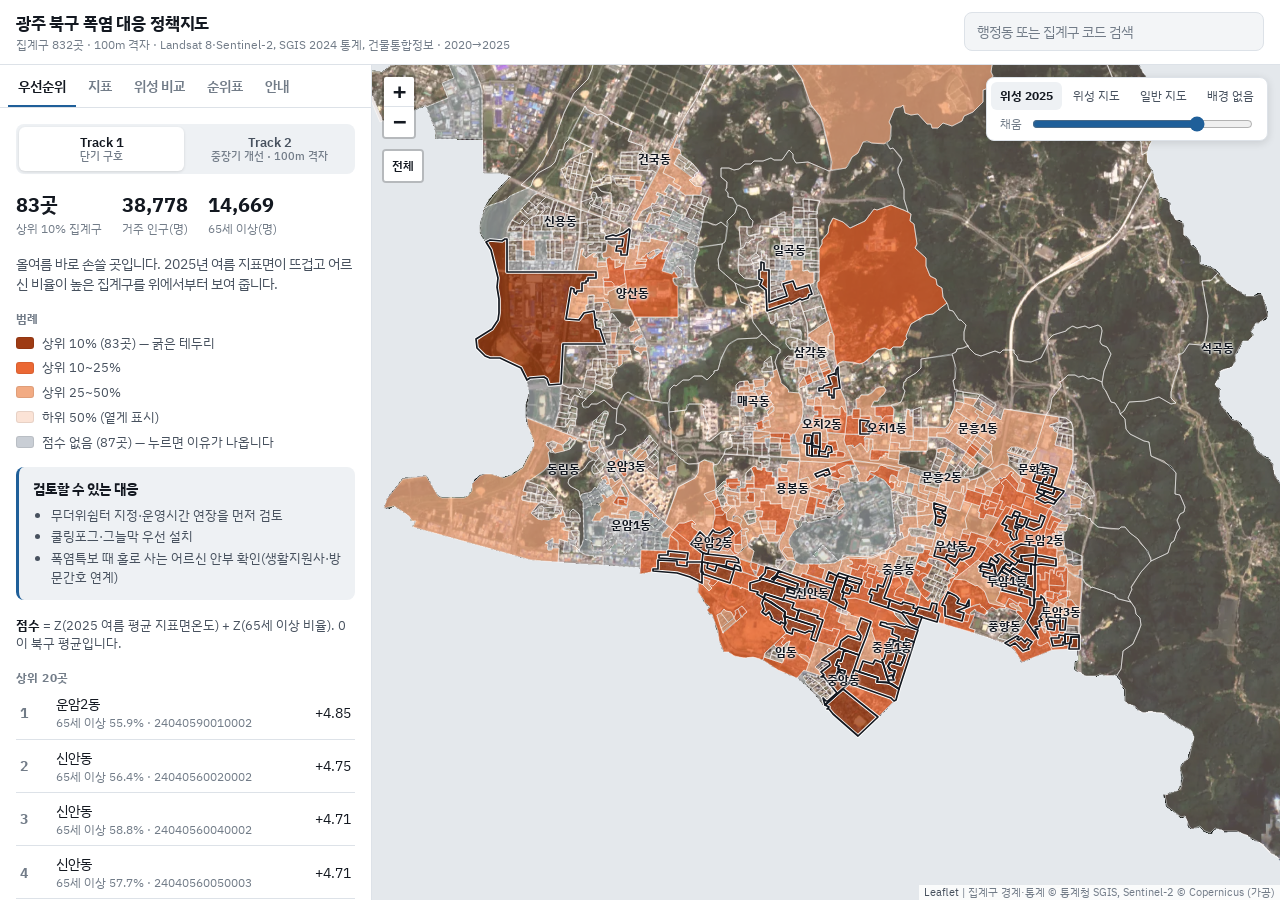
<file: web/site/index.html>
<!doctype html>
<html lang="ko">
<head>
<meta charset="utf-8">
<meta name="viewport" content="width=device-width, initial-scale=1, viewport-fit=cover">
<title>북구 폭염 정책지도</title>
<meta name="description" content="광주 북구의 폭염 대응 우선순위(Track 1 단기 구호는 집계구 832곳, Track 2 중장기 개선은 100m 격자)를 위성 지표면온도, 인구 통계, 건물 자료로 보여 주는 지도">
<meta property="og:title" content="북구 폭염 정책지도">
<meta property="og:description" content="광주 북구의 폭염 대응 우선순위(Track 1 단기 구호는 집계구 832곳, Track 2 중장기 개선은 100m 격자)를 위성 지표면온도, 인구 통계, 건물 자료로 보여 주는 지도">
<link rel="preconnect" href="https://fonts.googleapis.com"><link rel="preconnect" href="https://fonts.gstatic.com" crossorigin><link rel="stylesheet" href="https://fonts.googleapis.com/css2?family=IBM+Plex+Sans+KR:wght@400;500;600;700&display=swap">
<style>
/* Leaflet 1.9.4 */
/* required styles */

.leaflet-pane,
.leaflet-tile,
.leaflet-marker-icon,
.leaflet-marker-shadow,
.leaflet-tile-container,
.leaflet-pane > svg,
.leaflet-pane > canvas,
.leaflet-zoom-box,
.leaflet-image-layer,
.leaflet-layer {
	position: absolute;
	left: 0;
	top: 0;
	}
.leaflet-container {
	overflow: hidden;
	}
.leaflet-tile,
.leaflet-marker-icon,
.leaflet-marker-shadow {
	-webkit-user-select: none;
	   -moz-user-select: none;
	        user-select: none;
	  -webkit-user-drag: none;
	}
/* Prevents IE11 from highlighting tiles in blue */
.leaflet-tile::selection {
	background: transparent;
}
/* Safari renders non-retina tile on retina better with this, but Chrome is worse */
.leaflet-safari .leaflet-tile {
	image-rendering: -webkit-optimize-contrast;
	}
/* hack that prevents hw layers "stretching" when loading new tiles */
.leaflet-safari .leaflet-tile-container {
	width: 1600px;
	height: 1600px;
	-webkit-transform-origin: 0 0;
	}
.leaflet-marker-icon,
.leaflet-marker-shadow {
	display: block;
	}
/* .leaflet-container svg: reset svg max-width decleration shipped in Joomla! (joomla.org) 3.x */
/* .leaflet-container img: map is broken in FF if you have max-width: 100% on tiles */
.leaflet-container .leaflet-overlay-pane svg {
	max-width: none !important;
	max-height: none !important;
	}
.leaflet-container .leaflet-marker-pane img,
.leaflet-container .leaflet-shadow-pane img,
.leaflet-container .leaflet-tile-pane img,
.leaflet-container img.leaflet-image-layer,
.leaflet-container .leaflet-tile {
	max-width: none !important;
	max-height: none !important;
	width: auto;
	padding: 0;
	}

.leaflet-container img.leaflet-tile {
	/* See: https://bugs.chromium.org/p/chromium/issues/detail?id=600120 */
	mix-blend-mode: plus-lighter;
}

.leaflet-container.leaflet-touch-zoom {
	-ms-touch-action: pan-x pan-y;
	touch-action: pan-x pan-y;
	}
.leaflet-container.leaflet-touch-drag {
	-ms-touch-action: pinch-zoom;
	/* Fallback for FF which doesn't support pinch-zoom */
	touch-action: none;
	touch-action: pinch-zoom;
}
.leaflet-container.leaflet-touch-drag.leaflet-touch-zoom {
	-ms-touch-action: none;
	touch-action: none;
}
.leaflet-container {
	-webkit-tap-highlight-color: transparent;
}
.leaflet-container a {
	-webkit-tap-highlight-color: rgba(51, 181, 229, 0.4);
}
.leaflet-tile {
	filter: inherit;
	visibility: hidden;
	}
.leaflet-tile-loaded {
	visibility: inherit;
	}
.leaflet-zoom-box {
	width: 0;
	height: 0;
	-moz-box-sizing: border-box;
	     box-sizing: border-box;
	z-index: 800;
	}
/* workaround for https://bugzilla.mozilla.org/show_bug.cgi?id=888319 */
.leaflet-overlay-pane svg {
	-moz-user-select: none;
	}

.leaflet-pane         { z-index: 400; }

.leaflet-tile-pane    { z-index: 200; }
.leaflet-overlay-pane { z-index: 400; }
.leaflet-shadow-pane  { z-index: 500; }
.leaflet-marker-pane  { z-index: 600; }
.leaflet-tooltip-pane   { z-index: 650; }
.leaflet-popup-pane   { z-index: 700; }

.leaflet-map-pane canvas { z-index: 100; }
.leaflet-map-pane svg    { z-index: 200; }

.leaflet-vml-shape {
	width: 1px;
	height: 1px;
	}
.lvml {
	behavior: url(#default#VML);
	display: inline-block;
	position: absolute;
	}


/* control positioning */

.leaflet-control {
	position: relative;
	z-index: 800;
	pointer-events: visiblePainted; /* IE 9-10 doesn't have auto */
	pointer-events: auto;
	}
.leaflet-top,
.leaflet-bottom {
	position: absolute;
	z-index: 1000;
	pointer-events: none;
	}
.leaflet-top {
	top: 0;
	}
.leaflet-right {
	right: 0;
	}
.leaflet-bottom {
	bottom: 0;
	}
.leaflet-left {
	left: 0;
	}
.leaflet-control {
	float: left;
	clear: both;
	}
.leaflet-right .leaflet-control {
	float: right;
	}
.leaflet-top .leaflet-control {
	margin-top: 10px;
	}
.leaflet-bottom .leaflet-control {
	margin-bottom: 10px;
	}
.leaflet-left .leaflet-control {
	margin-left: 10px;
	}
.leaflet-right .leaflet-control {
	margin-right: 10px;
	}


/* zoom and fade animations */

.leaflet-fade-anim .leaflet-popup {
	opacity: 0;
	-webkit-transition: opacity 0.2s linear;
	   -moz-transition: opacity 0.2s linear;
	        transition: opacity 0.2s linear;
	}
.leaflet-fade-anim .leaflet-map-pane .leaflet-popup {
	opacity: 1;
	}
.leaflet-zoom-animated {
	-webkit-transform-origin: 0 0;
	    -ms-transform-origin: 0 0;
	        transform-origin: 0 0;
	}
svg.leaflet-zoom-animated {
	will-change: transform;
}

.leaflet-zoom-anim .leaflet-zoom-animated {
	-webkit-transition: -webkit-transform 0.25s cubic-bezier(0,0,0.25,1);
	   -moz-transition:    -moz-transform 0.25s cubic-bezier(0,0,0.25,1);
	        transition:         transform 0.25s cubic-bezier(0,0,0.25,1);
	}
.leaflet-zoom-anim .leaflet-tile,
.leaflet-pan-anim .leaflet-tile {
	-webkit-transition: none;
	   -moz-transition: none;
	        transition: none;
	}

.leaflet-zoom-anim .leaflet-zoom-hide {
	visibility: hidden;
	}


/* cursors */

.leaflet-interactive {
	cursor: pointer;
	}
.leaflet-grab {
	cursor: -webkit-grab;
	cursor:    -moz-grab;
	cursor:         grab;
	}
.leaflet-crosshair,
.leaflet-crosshair .leaflet-interactive {
	cursor: crosshair;
	}
.leaflet-popup-pane,
.leaflet-control {
	cursor: auto;
	}
.leaflet-dragging .leaflet-grab,
.leaflet-dragging .leaflet-grab .leaflet-interactive,
.leaflet-dragging .leaflet-marker-draggable {
	cursor: move;
	cursor: -webkit-grabbing;
	cursor:    -moz-grabbing;
	cursor:         grabbing;
	}

/* marker & overlays interactivity */
.leaflet-marker-icon,
.leaflet-marker-shadow,
.leaflet-image-layer,
.leaflet-pane > svg path,
.leaflet-tile-container {
	pointer-events: none;
	}

.leaflet-marker-icon.leaflet-interactive,
.leaflet-image-layer.leaflet-interactive,
.leaflet-pane > svg path.leaflet-interactive,
svg.leaflet-image-layer.leaflet-interactive path {
	pointer-events: visiblePainted; /* IE 9-10 doesn't have auto */
	pointer-events: auto;
	}

/* visual tweaks */

.leaflet-container {
	background: #ddd;
	outline-offset: 1px;
	}
.leaflet-container a {
	color: #0078A8;
	}
.leaflet-zoom-box {
	border: 2px dotted #38f;
	background: rgba(255,255,255,0.5);
	}


/* general typography */
.leaflet-container {
	font-family: "Helvetica Neue", Arial, Helvetica, sans-serif;
	font-size: 12px;
	font-size: 0.75rem;
	line-height: 1.5;
	}


/* general toolbar styles */

.leaflet-bar {
	box-shadow: 0 1px 5px rgba(0,0,0,0.65);
	border-radius: 4px;
	}
.leaflet-bar a {
	background-color: #fff;
	border-bottom: 1px solid #ccc;
	width: 26px;
	height: 26px;
	line-height: 26px;
	display: block;
	text-align: center;
	text-decoration: none;
	color: black;
	}
.leaflet-bar a,
.leaflet-control-layers-toggle {
	background-position: 50% 50%;
	background-repeat: no-repeat;
	display: block;
	}
.leaflet-bar a:hover,
.leaflet-bar a:focus {
	background-color: #f4f4f4;
	}
.leaflet-bar a:first-child {
	border-top-left-radius: 4px;
	border-top-right-radius: 4px;
	}
.leaflet-bar a:last-child {
	border-bottom-left-radius: 4px;
	border-bottom-right-radius: 4px;
	border-bottom: none;
	}
.leaflet-bar a.leaflet-disabled {
	cursor: default;
	background-color: #f4f4f4;
	color: #bbb;
	}

.leaflet-touch .leaflet-bar a {
	width: 30px;
	height: 30px;
	line-height: 30px;
	}
.leaflet-touch .leaflet-bar a:first-child {
	border-top-left-radius: 2px;
	border-top-right-radius: 2px;
	}
.leaflet-touch .leaflet-bar a:last-child {
	border-bottom-left-radius: 2px;
	border-bottom-right-radius: 2px;
	}

/* zoom control */

.leaflet-control-zoom-in,
.leaflet-control-zoom-out {
	font: bold 18px 'Lucida Console', Monaco, monospace;
	text-indent: 1px;
	}

.leaflet-touch .leaflet-control-zoom-in, .leaflet-touch .leaflet-control-zoom-out  {
	font-size: 22px;
	}


/* layers control */

.leaflet-control-layers {
	box-shadow: 0 1px 5px rgba(0,0,0,0.4);
	background: #fff;
	border-radius: 5px;
	}
.leaflet-control-layers-toggle {
	background-image: url(images/layers.png);
	width: 36px;
	height: 36px;
	}
.leaflet-retina .leaflet-control-layers-toggle {
	background-image: url(images/layers-2x.png);
	background-size: 26px 26px;
	}
.leaflet-touch .leaflet-control-layers-toggle {
	width: 44px;
	height: 44px;
	}
.leaflet-control-layers .leaflet-control-layers-list,
.leaflet-control-layers-expanded .leaflet-control-layers-toggle {
	display: none;
	}
.leaflet-control-layers-expanded .leaflet-control-layers-list {
	display: block;
	position: relative;
	}
.leaflet-control-layers-expanded {
	padding: 6px 10px 6px 6px;
	color: #333;
	background: #fff;
	}
.leaflet-control-layers-scrollbar {
	overflow-y: scroll;
	overflow-x: hidden;
	padding-right: 5px;
	}
.leaflet-control-layers-selector {
	margin-top: 2px;
	position: relative;
	top: 1px;
	}
.leaflet-control-layers label {
	display: block;
	font-size: 13px;
	font-size: 1.08333em;
	}
.leaflet-control-layers-separator {
	height: 0;
	border-top: 1px solid #ddd;
	margin: 5px -10px 5px -6px;
	}

/* Default icon URLs */
.leaflet-default-icon-path { /* used only in path-guessing heuristic, see L.Icon.Default */
	background-image: url(images/marker-icon.png);
	}


/* attribution and scale controls */

.leaflet-container .leaflet-control-attribution {
	background: #fff;
	background: rgba(255, 255, 255, 0.8);
	margin: 0;
	}
.leaflet-control-attribution,
.leaflet-control-scale-line {
	padding: 0 5px;
	color: #333;
	line-height: 1.4;
	}
.leaflet-control-attribution a {
	text-decoration: none;
	}
.leaflet-control-attribution a:hover,
.leaflet-control-attribution a:focus {
	text-decoration: underline;
	}
.leaflet-attribution-flag {
	display: inline !important;
	vertical-align: baseline !important;
	width: 1em;
	height: 0.6669em;
	}
.leaflet-left .leaflet-control-scale {
	margin-left: 5px;
	}
.leaflet-bottom .leaflet-control-scale {
	margin-bottom: 5px;
	}
.leaflet-control-scale-line {
	border: 2px solid #777;
	border-top: none;
	line-height: 1.1;
	padding: 2px 5px 1px;
	white-space: nowrap;
	-moz-box-sizing: border-box;
	     box-sizing: border-box;
	background: rgba(255, 255, 255, 0.8);
	text-shadow: 1px 1px #fff;
	}
.leaflet-control-scale-line:not(:first-child) {
	border-top: 2px solid #777;
	border-bottom: none;
	margin-top: -2px;
	}
.leaflet-control-scale-line:not(:first-child):not(:last-child) {
	border-bottom: 2px solid #777;
	}

.leaflet-touch .leaflet-control-attribution,
.leaflet-touch .leaflet-control-layers,
.leaflet-touch .leaflet-bar {
	box-shadow: none;
	}
.leaflet-touch .leaflet-control-layers,
.leaflet-touch .leaflet-bar {
	border: 2px solid rgba(0,0,0,0.2);
	background-clip: padding-box;
	}


/* popup */

.leaflet-popup {
	position: absolute;
	text-align: center;
	margin-bottom: 20px;
	}
.leaflet-popup-content-wrapper {
	padding: 1px;
	text-align: left;
	border-radius: 12px;
	}
.leaflet-popup-content {
	margin: 13px 24px 13px 20px;
	line-height: 1.3;
	font-size: 13px;
	font-size: 1.08333em;
	min-height: 1px;
	}
.leaflet-popup-content p {
	margin: 17px 0;
	margin: 1.3em 0;
	}
.leaflet-popup-tip-container {
	width: 40px;
	height: 20px;
	position: absolute;
	left: 50%;
	margin-top: -1px;
	margin-left: -20px;
	overflow: hidden;
	pointer-events: none;
	}
.leaflet-popup-tip {
	width: 17px;
	height: 17px;
	padding: 1px;

	margin: -10px auto 0;
	pointer-events: auto;

	-webkit-transform: rotate(45deg);
	   -moz-transform: rotate(45deg);
	    -ms-transform: rotate(45deg);
	        transform: rotate(45deg);
	}
.leaflet-popup-content-wrapper,
.leaflet-popup-tip {
	background: white;
	color: #333;
	box-shadow: 0 3px 14px rgba(0,0,0,0.4);
	}
.leaflet-container a.leaflet-popup-close-button {
	position: absolute;
	top: 0;
	right: 0;
	border: none;
	text-align: center;
	width: 24px;
	height: 24px;
	font: 16px/24px Tahoma, Verdana, sans-serif;
	color: #757575;
	text-decoration: none;
	background: transparent;
	}
.leaflet-container a.leaflet-popup-close-button:hover,
.leaflet-container a.leaflet-popup-close-button:focus {
	color: #585858;
	}
.leaflet-popup-scrolled {
	overflow: auto;
	}

.leaflet-oldie .leaflet-popup-content-wrapper {
	-ms-zoom: 1;
	}
.leaflet-oldie .leaflet-popup-tip {
	width: 24px;
	margin: 0 auto;

	-ms-filter: "progid:DXImageTransform.Microsoft.Matrix(M11=0.70710678, M12=0.70710678, M21=-0.70710678, M22=0.70710678)";
	filter: progid:DXImageTransform.Microsoft.Matrix(M11=0.70710678, M12=0.70710678, M21=-0.70710678, M22=0.70710678);
	}

.leaflet-oldie .leaflet-control-zoom,
.leaflet-oldie .leaflet-control-layers,
.leaflet-oldie .leaflet-popup-content-wrapper,
.leaflet-oldie .leaflet-popup-tip {
	border: 1px solid #999;
	}


/* div icon */

.leaflet-div-icon {
	background: #fff;
	border: 1px solid #666;
	}


/* Tooltip */
/* Base styles for the element that has a tooltip */
.leaflet-tooltip {
	position: absolute;
	padding: 6px;
	background-color: #fff;
	border: 1px solid #fff;
	border-radius: 3px;
	color: #222;
	white-space: nowrap;
	-webkit-user-select: none;
	-moz-user-select: none;
	-ms-user-select: none;
	user-select: none;
	pointer-events: none;
	box-shadow: 0 1px 3px rgba(0,0,0,0.4);
	}
.leaflet-tooltip.leaflet-interactive {
	cursor: pointer;
	pointer-events: auto;
	}
.leaflet-tooltip-top:before,
.leaflet-tooltip-bottom:before,
.leaflet-tooltip-left:before,
.leaflet-tooltip-right:before {
	position: absolute;
	pointer-events: none;
	border: 6px solid transparent;
	background: transparent;
	content: "";
	}

/* Directions */

.leaflet-tooltip-bottom {
	margin-top: 6px;
}
.leaflet-tooltip-top {
	margin-top: -6px;
}
.leaflet-tooltip-bottom:before,
.leaflet-tooltip-top:before {
	left: 50%;
	margin-left: -6px;
	}
.leaflet-tooltip-top:before {
	bottom: 0;
	margin-bottom: -12px;
	border-top-color: #fff;
	}
.leaflet-tooltip-bottom:before {
	top: 0;
	margin-top: -12px;
	margin-left: -6px;
	border-bottom-color: #fff;
	}
.leaflet-tooltip-left {
	margin-left: -6px;
}
.leaflet-tooltip-right {
	margin-left: 6px;
}
.leaflet-tooltip-left:before,
.leaflet-tooltip-right:before {
	top: 50%;
	margin-top: -6px;
	}
.leaflet-tooltip-left:before {
	right: 0;
	margin-right: -12px;
	border-left-color: #fff;
	}
.leaflet-tooltip-right:before {
	left: 0;
	margin-left: -12px;
	border-right-color: #fff;
	}

/* Printing */

@media print {
	/* Prevent printers from removing background-images of controls. */
	.leaflet-control {
		-webkit-print-color-adjust: exact;
		print-color-adjust: exact;
		}
	}

</style>
<style>
/* Layout: one-screen policy tool. Header band, left control panel, full-bleed map, OA detail drawer over the map
   (bottom sheet on phones). Track colours carry identity: Track 1 orange, Track 2 blue, both tracks violet. */
:root {
  --bg: #f3f5f7;
  --panel: #ffffff;
  --ink: #131820;
  --ink-2: #47515e;
  --muted: #727c88;
  --line: #dde2e8;
  --soft: #eef1f4;
  --accent: #1f5f99;
  --map-bg: #e4e8ec;
  --map-line: #ffffff;
  --t1: #eb6834;
  --t2: #2a78d6;
  --both: #9b1f5c;
  --excl: #c9ced5;
  --focus: #1f5f99;
  --f-ui: "IBM Plex Sans KR", "Apple SD Gothic Neo", "Malgun Gothic", "Noto Sans KR", system-ui, sans-serif;
  --f-num: "IBM Plex Sans KR", "Apple SD Gothic Neo", "Malgun Gothic", system-ui, sans-serif;
  --r: 8px;
  --side: 372px;
}
@media (prefers-color-scheme: dark) {
  :root:not([data-theme="light"]) {
    --bg: #101317; --panel: #171b21; --ink: #e8ecf1; --ink-2: #b3bcc7; --muted: #8790a0; --line: #2a3039;
    --soft: #1f242b; --accent: #7fb2e8; --map-bg: #0e1114; --map-line: #0e1114; --t1: #d95926; --t2: #3987e5;
    --both: #b03d78; --excl: #3a414b; --focus: #7fb2e8; color-scheme: dark;
  }
}
:root[data-theme="dark"] {
  --bg: #101317; --panel: #171b21; --ink: #e8ecf1; --ink-2: #b3bcc7; --muted: #8790a0; --line: #2a3039;
  --soft: #1f242b; --accent: #7fb2e8; --map-bg: #0e1114; --map-line: #0e1114; --t1: #d95926; --t2: #3987e5;
  --both: #b03d78; --excl: #3a414b; --focus: #7fb2e8; color-scheme: dark;
}

html, body { height: 100%; }
body {
  margin: 0; background: var(--bg); color: var(--ink); font-family: var(--f-ui); font-size: 14px; line-height: 1.5;
  -webkit-font-smoothing: antialiased; overflow: hidden;
}
* { box-sizing: border-box; }
button, input, select { font: inherit; color: inherit; }
:focus-visible { outline: 2px solid var(--focus); outline-offset: 2px; }
.num { font-variant-numeric: tabular-nums; font-family: var(--f-num); }

.app { height: 100%; display: grid; grid-template-rows: auto 1fr; }

/* ---------- header ---------- */
.top {
  display: flex; align-items: center; gap: 16px; flex-wrap: wrap;
  padding-block: 10px; padding-left: max(16px, env(safe-area-inset-left, 0px)); padding-right: max(16px, env(safe-area-inset-right, 0px));
  background: var(--panel); border-bottom: 1px solid var(--line); position: relative; z-index: 1100;
}
.brand { display: flex; flex-direction: column; min-width: 0; margin-right: auto; }
.brand h1 { margin: 0; font-size: 17px; font-weight: 700; letter-spacing: -0.01em; text-wrap: balance; }
.brand p { margin: 0; font-size: 12px; color: var(--muted); }
.search { position: relative; flex: 0 1 300px; min-width: 0; }
.search input {
  width: 100%; padding: 8px 12px; border: 1px solid var(--line); border-radius: var(--r); background: var(--bg);
}
.search input::placeholder { color: var(--muted); }
.sugg {
  position: absolute; top: calc(100% + 4px); left: 0; right: 0; background: var(--panel); border: 1px solid var(--line);
  border-radius: var(--r); box-shadow: 0 8px 24px rgba(0,0,0,.12); max-height: 300px; overflow: auto; z-index: 1200;
}
.sugg button { display: flex; justify-content: space-between; gap: 8px; width: 100%; padding: 8px 12px; border: 0; background: none; text-align: left; cursor: pointer; }
.sugg button:hover, .sugg button.on { background: var(--soft); }
.sugg small { color: var(--muted); }

/* ---------- body grid ---------- */
.main { display: grid; grid-template-columns: var(--side) 1fr; min-height: 0; }
.side { background: var(--panel); border-right: 1px solid var(--line); display: flex; flex-direction: column; min-height: 0; min-width: 0; }
.tabs { display: flex; border-bottom: 1px solid var(--line); padding-inline: 8px; gap: 2px; overflow-x: auto; flex-shrink: 0; }
.tabs button {
  border: 0; background: none; padding: 11px 10px 9px; font-size: 13.5px; font-weight: 600; color: var(--muted);
  border-bottom: 2px solid transparent; cursor: pointer; white-space: nowrap;
}
.tabs button[aria-selected="true"] { color: var(--ink); border-bottom-color: var(--accent); }
.pane { overflow-y: auto; padding: 16px; padding-left: max(16px, env(safe-area-inset-left, 0px)); display: flex; flex-direction: column; gap: 16px; min-height: 0; flex: 1; }
.pane[hidden] { display: none !important; }
.pane h2 { margin: 0; font-size: 15px; font-weight: 700; }
.lead { margin: 0; color: var(--ink-2); font-size: 13.5px; }
.note { margin: 0; color: var(--muted); font-size: 12.5px; }
.label { font-size: 11.5px; font-weight: 700; letter-spacing: .04em; color: var(--muted); text-transform: uppercase; }

.seg { display: grid; grid-auto-flow: column; grid-auto-columns: 1fr; background: var(--soft); border-radius: var(--r); padding: 3px; gap: 3px; }
.seg button { border: 0; border-radius: 6px; padding: 7px 6px; background: none; cursor: pointer; font-size: 13px; font-weight: 600; color: var(--ink-2); line-height: 1.25; }
.seg button small { display: block; font-weight: 500; font-size: 11px; color: var(--muted); }
.seg button[aria-pressed="true"] { background: var(--panel); color: var(--ink); box-shadow: 0 1px 3px rgba(0,0,0,.12); }

.stat { display: flex; gap: 20px; flex-wrap: wrap; }
.stat div { display: flex; flex-direction: column; }
.stat b { font-size: 20px; font-weight: 700; }
.stat span { font-size: 12px; color: var(--muted); }

.legend { display: flex; flex-direction: column; gap: 6px; }
.legend .row { display: flex; align-items: center; gap: 8px; font-size: 12.5px; color: var(--ink-2); }
.sw { width: 18px; height: 12px; border-radius: 3px; flex-shrink: 0; border: 1px solid rgba(0,0,0,.08); }
.sw.ring { background: transparent !important; border: 2px solid var(--ink); }
.ramp { display: flex; height: 12px; border-radius: 3px; overflow: hidden; }
.ramp i { flex: 1; }
.ramp-l { display: flex; justify-content: space-between; font-size: 11.5px; color: var(--muted); margin-top: 3px; }

.box { background: var(--soft); border-radius: var(--r); padding: 12px 14px; display: flex; flex-direction: column; gap: 6px; }
.box h3 { margin: 0; font-size: 13.5px; }
.box ul { margin: 0; padding-left: 18px; color: var(--ink-2); font-size: 13px; display: flex; flex-direction: column; gap: 2px; }
.formula { font-size: 12.5px; color: var(--ink-2); }
.formula b { color: var(--ink); }

.toplist { display: flex; flex-direction: column; }
.toplist button {
  display: grid; grid-template-columns: 28px 1fr auto; gap: 8px; align-items: center; padding: 7px 4px; border: 0;
  border-bottom: 1px solid var(--line); background: none; cursor: pointer; text-align: left;
}
.toplist button:hover { background: var(--soft); }
.toplist .rk { font-weight: 700; color: var(--muted); }
.toplist small { color: var(--muted); display: block; font-size: 11.5px; }

.ind { display: flex; flex-direction: column; gap: 4px; }
.ind label { display: grid; grid-template-columns: 18px 1fr; gap: 8px; padding: 8px 10px; border-radius: var(--r); cursor: pointer; border: 1px solid transparent; }
.ind label:hover { background: var(--soft); }
.ind input:checked + span { font-weight: 700; }
.ind label:has(input:checked) { border-color: var(--line); background: var(--soft); }
.ind small { display: block; color: var(--muted); font-size: 12px; font-weight: 400; }
.check { display: flex; gap: 8px; align-items: flex-start; font-size: 13px; color: var(--ink-2); cursor: pointer; }
.check input { margin-top: 3px; }
.check[hidden] { display: none !important; }

.tbl-wrap { overflow: auto; border: 1px solid var(--line); border-radius: var(--r); min-height: 0; }
table { border-collapse: collapse; width: 100%; font-size: 12.5px; }
th, td { padding: 6px 8px; text-align: right; white-space: nowrap; border-bottom: 1px solid var(--line); }
th { position: sticky; top: 0; background: var(--panel); font-weight: 600; color: var(--muted); font-size: 11.5px; z-index: 1; }
td:nth-child(2), th:nth-child(2) { text-align: left; }
tbody tr { cursor: pointer; }
tbody tr:hover { background: var(--soft); }
tbody tr.sel { background: var(--soft); box-shadow: inset 3px 0 0 var(--accent); }
.tbl-tools { display: flex; gap: 8px; align-items: center; flex-wrap: wrap; }
.tbl-tools input[type=search] { flex: 1 1 160px; min-width: 0; padding: 7px 10px; border: 1px solid var(--line); border-radius: var(--r); background: var(--bg); }

.about h3 { margin: 4px 0 0; font-size: 13.5px; }
.about p, .about li { margin: 0; color: var(--ink-2); font-size: 13px; }
.about ul { margin: 0; padding-left: 18px; display: flex; flex-direction: column; gap: 4px; }
.about a { color: var(--accent); }
.mail { user-select: all; font-family: var(--f-num); }
.btn { border: 1px solid var(--line); background: var(--panel); border-radius: 6px; padding: 5px 10px; font-size: 12.5px; cursor: pointer; color: var(--ink-2); white-space: nowrap; }
.btn:hover { background: var(--soft); color: var(--ink); }
.btn.sm { padding: 2px 8px; font-size: 12px; }
.linkbtn { border: 0; background: none; padding: 0; color: var(--accent); text-decoration: underline; cursor: pointer; font-size: inherit; }
.loading { position: absolute; inset: 0; display: grid; place-items: center; z-index: 950; color: var(--muted); font-size: 13px; background: var(--map-bg); }
.loading[hidden] { display: none !important; }
.toast { position: absolute; left: 50%; bottom: 16px; transform: translateX(-50%); z-index: 1300; background: var(--ink); color: var(--panel); padding: 6px 12px; border-radius: 6px; font-size: 12.5px; pointer-events: none; }
.people { display: grid; grid-template-columns: repeat(3, 1fr); gap: 8px; }
.people div { display: flex; flex-direction: column; }
.people b { font-size: 15px; }
.people span { font-size: 11.5px; color: var(--muted); }
.why { font-size: 12.5px; color: var(--ink-2); margin: 0; }
.sw.excl { background: var(--excl); }

/* ---------- map ---------- */
.mapwrap { position: relative; min-width: 0; min-height: 0; }
#map { position: absolute; inset: 0; background: var(--map-bg); }
.leaflet-container { font-family: var(--f-ui); background: var(--map-bg); }
.basemap {
  position: absolute; top: 12px; right: calc(12px + env(safe-area-inset-right, 0px)); z-index: 900;
  background: var(--panel); border: 1px solid var(--line); border-radius: var(--r); padding: 4px; display: flex; flex-direction: column; gap: 2px;
  box-shadow: 0 2px 8px rgba(0,0,0,.12); max-width: calc(100% - 24px);
}
.bm-row { display: flex; gap: 2px; flex-wrap: wrap; }
.bm-op { display: flex; align-items: center; gap: 8px; padding: 2px 8px 2px 9px; font-size: 12px; color: var(--muted); }
.bm-op input { flex: 1; min-width: 0; accent-color: var(--accent); }
.basemap button { border: 0; background: none; padding: 5px 9px; border-radius: 6px; font-size: 12px; cursor: pointer; color: var(--ink-2); }
.basemap button[aria-pressed="true"] { background: var(--soft); color: var(--ink); font-weight: 700; }
.basemap button:disabled { opacity: .45; cursor: not-allowed; }
.mapnote {
  position: absolute; left: 12px; bottom: 12px; z-index: 900; max-width: min(360px, calc(100% - 24px));
  background: var(--panel); color: var(--ink-2); border: 1px solid var(--line); border-radius: var(--r); padding: 6px 10px; font-size: 12px;
}
.dong-label { color: var(--ink); font-size: 12px; font-weight: 700; white-space: nowrap; text-shadow: 0 0 3px var(--panel), 0 0 3px var(--panel), 0 0 3px var(--panel); pointer-events: none; }
.leaflet-tooltip.tip { background: var(--panel); color: var(--ink); border: 1px solid var(--line); border-radius: 6px; box-shadow: 0 2px 8px rgba(0,0,0,.15); font-family: var(--f-ui); font-size: 12.5px; padding: 5px 8px; }
.leaflet-tooltip.tip::before { display: none; }
.leaflet-control-zoom a { background: var(--panel) !important; color: var(--ink) !important; border-color: var(--line) !important; }
.leaflet-control-attribution { background: color-mix(in srgb, var(--panel) 80%, transparent) !important; color: var(--muted) !important; font-size: 10.5px !important; }
.leaflet-control-attribution a { color: var(--ink-2) !important; }

/* swipe */
.swipe { position: absolute; top: 0; bottom: 0; width: 0; z-index: 850; }
.swipe .bar { position: absolute; top: 0; bottom: 0; left: -1px; width: 2px; background: #fff; box-shadow: 0 0 0 1px rgba(0,0,0,.35); }
.swipe .knob {
  position: absolute; top: 50%; left: -18px; width: 36px; height: 36px; margin-top: -18px; border-radius: 50%;
  background: #fff; color: #111; border: 1px solid rgba(0,0,0,.3); box-shadow: 0 2px 8px rgba(0,0,0,.3); cursor: ew-resize;
  display: grid; place-items: center; font-weight: 700; font-size: 13px; touch-action: none;
}
.swipe-tag { position: absolute; bottom: 34px; z-index: 860; background: rgba(17,17,17,.75); color: #fff; padding: 3px 9px; border-radius: 6px; font-size: 12.5px; font-weight: 700; }

/* ---------- detail drawer ---------- */
.detail {
  position: absolute; top: 12px; right: calc(12px + env(safe-area-inset-right, 0px)); bottom: 12px; width: 340px; z-index: 1000;
  background: var(--panel); border: 1px solid var(--line); border-radius: 12px; box-shadow: 0 10px 30px rgba(0,0,0,.18);
  display: flex; flex-direction: column; min-height: 0;
}
.detail[hidden] { display: none !important; }
.d-head { padding: 14px 16px 12px; border-bottom: 1px solid var(--line); display: flex; gap: 8px; align-items: flex-start; }
.d-head h2 { margin: 0; font-size: 17px; }
.d-head .code { font-size: 12px; color: var(--muted); user-select: all; }
.d-head .x { margin-left: auto; border: 0; background: var(--soft); width: 30px; height: 30px; border-radius: 50%; cursor: pointer; font-size: 16px; line-height: 1; flex-shrink: 0; }
.d-body { padding: 14px 16px 16px; overflow-y: auto; display: flex; flex-direction: column; gap: 14px; min-height: 0; }
.badges { display: flex; flex-wrap: wrap; gap: 6px; }
.badge { display: inline-flex; align-items: center; gap: 6px; padding: 4px 9px; border-radius: 999px; font-size: 12px; font-weight: 600; background: var(--soft); color: var(--ink-2); }
.badge i { width: 8px; height: 8px; border-radius: 50%; display: inline-block; }
.badge.hot { color: var(--ink); box-shadow: inset 0 0 0 1.5px currentColor; }
.ranks { display: grid; grid-template-columns: 1fr 1fr; gap: 8px; }
.ranks div { background: var(--soft); border-radius: var(--r); padding: 10px 12px; }
.ranks b { font-size: 20px; }
.ranks span { display: block; font-size: 12px; color: var(--muted); }
.metric { display: grid; grid-template-columns: 1fr auto; gap: 2px 10px; align-items: baseline; }
.metric .nm { font-size: 13px; color: var(--ink-2); }
.metric .v { font-weight: 700; font-size: 14px; text-align: right; }
.metric .bar { grid-column: 1 / -1; height: 6px; background: var(--soft); border-radius: 3px; position: relative; margin-top: 4px; }
.metric .bar i { position: absolute; top: -3px; width: 4px; height: 12px; margin-left: -2px; border-radius: 2px; background: var(--ink); }
.metric .bar u { position: absolute; top: 0; bottom: 0; left: 0; border-radius: 3px; background: color-mix(in srgb, var(--ink) 18%, transparent); text-decoration: none; }
.metric .pc { grid-column: 1 / -1; font-size: 11.5px; color: var(--muted); }
.metrics { display: flex; flex-direction: column; gap: 12px; }
.policy { border-left: 3px solid var(--accent); }

/* ---------- responsive ---------- */
@media (max-width: 880px) {
  :root { --side: 100%; }
  body { overflow: auto; }
  .app { height: auto; min-height: 100%; }
  .main { grid-template-columns: 1fr; grid-template-rows: 58vh auto; }
  .mapwrap { order: 1; }
  .side { order: 2; border-right: 0; border-top: 1px solid var(--line); }
  .pane { overflow: visible; padding-right: max(16px, env(safe-area-inset-right, 0px)); }
  .detail { top: auto; left: calc(8px + env(safe-area-inset-left, 0px)); right: calc(8px + env(safe-area-inset-right, 0px)); bottom: 8px; width: auto; max-height: 72%; }
  .search { flex-basis: 100%; }
  .basemap { top: 8px; right: calc(8px + env(safe-area-inset-right, 0px)); }
}
@media (prefers-reduced-motion: no-preference) {
  .detail { animation: rise .18s ease-out; }
  @keyframes rise { from { transform: translateY(6px); opacity: .6; } to { transform: none; opacity: 1; } }
}

/* map extras */
.dl { width: 0; height: 0; }
.dl .dong-label { position: absolute; left: 0; top: 0; transform: translate(-50%, -50%); }
img.px { image-rendering: pixelated; }
#pane-table .tbl-wrap { flex: 1 1 auto; min-height: 220px; }
@media (max-width: 880px) { #pane-table .tbl-wrap { max-height: 70vh; } }

.mapwrap.has-detail .basemap { right: calc(364px + env(safe-area-inset-right, 0px)); }
.pol-g { display: flex; flex-direction: column; gap: 2px; }
.pol-g b { font-size: 12px; color: var(--muted); font-weight: 600; }
@media (max-width: 880px) {
  .mapwrap.has-detail .basemap { right: calc(8px + env(safe-area-inset-right, 0px)); }
  .mapwrap.has-detail .bm-op { display: none; }
  .detail { max-height: 60%; }
  .basemap button { padding: 4px 7px; font-size: 11.5px; }
}
.home-ctl a { width: auto !important; padding: 0 8px; font-size: 12px; font-weight: 600; background: var(--panel) !important; color: var(--ink) !important; border-color: var(--line) !important; }
/* OpenStreetMap tiles muted to grey so the choropleth reads first; inverted in dark theme */
.osm-muted .leaflet-tile { filter: grayscale(1) brightness(1.04) contrast(.92); }
@media (prefers-color-scheme: dark) { :root:not([data-theme="light"]) .osm-muted .leaflet-tile { filter: grayscale(1) invert(1) brightness(.85) contrast(.9); } }
:root[data-theme="dark"] .osm-muted .leaflet-tile { filter: grayscale(1) invert(1) brightness(.85) contrast(.9); }

.legend .sw.dash { border: 1.5px dashed var(--ink-2); }

</style>
</head>
<body>
<div class="app">
  <header class="top">
    <div class="brand">
      <h1>광주 북구 폭염 대응 정책지도</h1>
      <p>집계구 832곳 · 100m 격자 · Landsat 8·Sentinel-2, SGIS 2024 통계, 건물통합정보 · 2020→2025</p>
    </div>
    <div class="search" role="search">
      <input id="q" type="search" autocomplete="off" placeholder="행정동 또는 집계구 코드 검색" aria-label="행정동 또는 집계구 코드 검색" aria-controls="sugg">
      <div id="sugg" class="sugg" hidden></div>
    </div>
  </header>

  <div class="main">
    <aside class="side">
      <nav class="tabs" role="tablist" aria-label="보기 선택">
        <button role="tab" id="tab-prio" aria-controls="pane-prio" aria-selected="true" data-tab="prio">우선순위</button>
        <button role="tab" id="tab-ind" aria-controls="pane-ind" aria-selected="false" data-tab="ind">지표</button>
        <button role="tab" id="tab-comp" aria-controls="pane-comp" aria-selected="false" data-tab="comp">위성 비교</button>
        <button role="tab" id="tab-table" aria-controls="pane-table" aria-selected="false" data-tab="table">순위표</button>
        <button role="tab" id="tab-about" aria-controls="pane-about" aria-selected="false" data-tab="about">안내</button>
      </nav>

      <!-- 우선순위 -->
      <section class="pane" id="pane-prio" role="tabpanel" aria-labelledby="tab-prio">
        <div class="seg" id="trackSeg" role="group" aria-label="트랙 선택">
          <button data-track="t1" aria-pressed="true">Track 1<small>단기 구호</small></button>
          <button data-track="t2" aria-pressed="false">Track 2<small>중장기 개선 · 100m 격자</small></button>
        </div>
        <div class="stat" id="prioStat"></div>
        <p class="lead" id="prioLead"></p>
        <div class="legend" id="prioLegend"></div>
        <div class="box policy" id="prioPolicy"></div>
        <div class="formula" id="prioFormula"></div>
        <div>
          <div class="label" id="topLabel">상위 목록</div>
          <div class="toplist" id="topList"></div>
          <p class="note" style="margin-top:8px">전체 목록과 지표값은 <button class="linkbtn" data-goto="table">순위표</button>에서 볼 수 있습니다.</p>
        </div>
      </section>

      <!-- 지표 -->
      <section class="pane" id="pane-ind" role="tabpanel" aria-labelledby="tab-ind" hidden>
        <p class="lead">우선순위 점수를 만든 지표를 하나씩 봅니다. 집계구를 누르면 북구 안에서 몇 번째인지 함께 나옵니다.</p>
        <div class="ind" id="indList" role="radiogroup" aria-label="지표 선택"></div>
        <label class="check" id="gridWrap"><input type="checkbox" id="gridChk"><span id="gridTxt">100m 격자로 보기</span></label>
        <div class="legend" id="indLegend"></div>
        <div class="box" id="indNote"></div>
      </section>

      <!-- 위성 비교 -->
      <section class="pane" id="pane-comp" role="tabpanel" aria-labelledby="tab-comp" hidden>
        <p class="lead">같은 자리의 2020년과 2025년 Sentinel-2 실사 영상을 겹쳐 봅니다. 지도 가운데 막대를 좌우로 끌면 왼쪽이 2020년, 오른쪽이 2025년입니다.</p>
        <label class="check"><input type="checkbox" id="compOutline" checked><span>집계구 경계와 현재 트랙 상위 10%(집계구 또는 격자) 표시</span></label>
        <div>
          <div class="label">건물이 크게 늘어난 곳 바로가기</div>
          <p class="note" style="margin:4px 0 6px">100m 칸 가운데 건물밀도 변화(ΔNDBI)가 0.10 이상인 칸이 이어진 묶음을 넓은 순서로 보여 줍니다. 누르면 그 칸들을 표시하고 이동합니다.</p>
          <div class="toplist" id="chgList"></div>
        </div>
        <p class="note">영상: Copernicus Sentinel-2(가공), 10m 해상도. 영상 바깥은 북구 경계 밖입니다.</p>
      </section>

      <!-- 순위표 -->
      <section class="pane" id="pane-table" role="tabpanel" aria-labelledby="tab-table" hidden>
        <div class="seg" id="trackSeg2" role="group" aria-label="트랙 선택">
          <button data-track="t1" aria-pressed="true">Track 1</button>
          <button data-track="t2" aria-pressed="false">Track 2 (격자)</button>
        </div>
        <div class="tbl-tools">
          <input type="search" id="tq" placeholder="행정동·코드로 거르기" aria-label="표 거르기">
          <div class="seg" id="scopeSeg" role="group" aria-label="범위">
            <button data-scope="top" aria-pressed="true">상위 10%</button>
            <button data-scope="all" aria-pressed="false">전체</button>
          </div>
        </div>
        <div class="tbl-tools">
          <span class="note" id="tblCount"></span>
          <span style="margin-left:auto;display:flex;gap:6px">
            <button class="btn" id="copyCsv">CSV 복사</button>
            <button class="btn" id="dlCsv" hidden>CSV 내려받기</button>
          </span>
        </div>
        <div class="tbl-wrap" id="tblWrap">
          <table>
            <thead><tr id="tblHead"></tr></thead>
            <tbody id="tblBody"></tbody>
          </table>
        </div>
      </section>

      <!-- 안내 -->
      <section class="pane about" id="pane-about" role="tabpanel" aria-labelledby="tab-about" hidden>
        <h2>이 지도로 할 수 있는 일</h2>
        <p>폭염 대응을 먼저 검토할 곳을 두 갈래로 나눴습니다. 사람을 돕는 단기 구호(Track 1)는 집계구(통계청 최소 통계구역, 평균 약 470명) 832곳에서, 집과 동네를 고치는 중장기 개선(Track 2)은 100m 격자에서 봅니다.</p>
        <ul>
          <li><b>Track 1 단기 구호 · 집계구</b> — 2025년 여름 지표면이 뜨겁고 65세 이상 비율이 높은 곳. 무더위쉼터, 쿨링포그, 안부 확인처럼 올여름 바로 할 수 있는 일의 대상입니다.</li>
          <li><b>Track 2 중장기 개선 · 100m 격자</b> — 오래된 주거 지붕이 몰려 있고, 5년 사이 건물이 늘거나 주변보다 더 뜨거워진 곳. 쿨루프, 녹화, 그늘처럼 물리 환경을 바꾸는 사업의 대상입니다. 사업이 지붕과 골목 단위로 이뤄지므로 크기가 같은 1ha 격자로 계산합니다.</li>
        </ul>

        <h3>점수 계산</h3>
        <p>각 지표를 표준점수(Z)로 바꿔 더했습니다. 0이 평균이고, 1이 오를 때마다 1표준편차만큼 높다는 뜻입니다. 상위 10%를 우선 검토 대상으로 표시합니다.</p>
        <ul>
          <li>Track 1 = Z(2025 여름 평균 지표면온도) + Z(65세 이상 비율) · 집계구 832곳 기준, 상위 83곳</li>
          <li>Track 2 = Z(건물밀도 변화 ΔNDBI) + Z(노후 주거 지붕 면적) + Z(상대 지표면온도 변화 ΔRLST) · 주거 지붕이 1,000m² 이상인 격자 1,174칸 기준, 상위 117칸</li>
        </ul>

        <h3>자료</h3>
        <ul>
          <li>지표면온도·건물밀도: Landsat 8 Collection 2 Level-2, 2020·2025년 5~9월 평균 합성 (USGS, Google Earth Engine)</li>
          <li>식생지수 SAVI와 실사 영상: Sentinel-2 Harmonized, 10m (ESA Copernicus)</li>
          <li>인구·주택: 통계청 SGIS 2024 집계구 통계, 집계구 경계 2025년 2분기</li>
          <li>노후 주거 지붕: 국토교통부 GIS건물통합정보. 주용도가 단독·공동주택이고 1999년 이전에 사용승인된 건물의 지붕 면적</li>
          <li>집계구 값은 위성 화소를 집계구 면적 비율로 가중한 평균, 격자 값은 100m 칸 안의 평균·합계입니다.</li>
        </ul>

        <h3>읽을 때 주의할 점</h3>
        <ul>
          <li>지표면온도는 오전 11시 무렵 위성이 잰 <b>땅·지붕 표면의 온도</b>입니다. 사람이 느끼는 기온과 다르며, 기온보다 훨씬 높게 나옵니다.</li>
          <li>Landsat 온도 산출물이 비어 있는 거주 집계구 67곳(32,590명)은 점수가 없습니다. 이 결측은 저지대 시가지에 조금 몰려 있어, 지도에서 회색으로 표시한 곳도 따로 확인이 필요합니다.</li>
          <li>SGIS는 5 미만의 값을 공개하지 않아 작은 집계구의 고령 비율에는 오차가 있을 수 있습니다.</li>
          <li>산자락의 넓은 집계구는 숲이 평균 온도를 낮춰, 주민이 사는 곳의 실제 노출보다 낮게 보일 수 있습니다.</li>
          <li>재건축·신개발이 진행 중인 격자(21칸)는 건물 자료에 철거 전 건물이 남아 있을 수 있어 Track 2 순위에서 빼고 따로 표시했습니다. 새로 지은 일부 아파트 단지는 건물 자료에 아직 없을 수 있습니다.</li>
          <li>우선순위는 검토 순서를 제안할 뿐이며 사업 대상을 확정하지 않습니다. 현장 확인과 함께 쓰십시오.</li>
        </ul>

        <h3>논문·코드</h3>
        <p>배준환·박현재, 「다중위성 빅데이터 기반의 도심 열환경 분석과 기후 적응 정책 제언: 광주광역시 북구를 중심으로」, 한국기후변화학회지 투고 중. 분석 코드와 자료: <a href="https://github.com/baejjunhwan/ding" target="_blank" rel="noopener">github.com/baejjunhwan/ding</a></p>
        <h3>문의</h3>
        <p>전남대학교 디지털서비스융합학과 배준환 · <span class="mail">cnu123@jnu.ac.kr</span> <button class="btn sm" id="copyMail">주소 복사</button></p>
      </section>
    </aside>

    <div class="mapwrap">
      <div id="map" aria-label="북구 집계구 지도"></div>
      <div class="basemap" role="group" aria-label="배경 지도">
        <div class="bm-row">
          <button data-base="s2" aria-pressed="true" title="Sentinel-2 2025 실사 영상(북구 범위)">위성 2025</button>
          <button data-base="esri" aria-pressed="false" title="Esri World Imagery">위성 지도</button>
          <button data-base="osm" aria-pressed="false" title="OpenStreetMap 일반 지도">일반 지도</button>
          <button data-base="none" aria-pressed="false">배경 없음</button>
        </div>
        <label class="bm-op"><span>채움</span><input type="range" id="opacity" min="0.15" max="1" step="0.05" value="0.78" aria-label="집계구 채움 진하기"></label>
      </div>
      <div class="mapnote" id="mapNote" hidden></div>
      <div class="swipe" id="swipe" hidden><div class="bar"></div><div class="knob" role="slider" tabindex="0" aria-label="2020·2025 비교 위치" aria-valuemin="0" aria-valuemax="100" aria-valuenow="50">⇆</div></div>
      <div class="swipe-tag" id="tagL" hidden>2020</div>
      <div class="swipe-tag" id="tagR" hidden>2025</div>
      <div class="loading" id="loading">지도를 불러오는 중…</div>

      <aside class="detail" id="detail" hidden aria-labelledby="dName">
        <div class="d-head">
          <div style="min-width:0">
            <h2 id="dName"></h2>
            <div class="code num" id="dCode"></div>
          </div>
          <button class="x" id="dClose" aria-label="닫기">×</button>
        </div>
        <div class="d-body" id="dBody"></div>
      </aside>
    </div>
  </div>
</div>

<script>window.APP_ENV = 'site';</script>
<script src="lib/leaflet.js"></script>
<script>
/* 광주 북구 폭염 대응 정책지도 — Leaflet app. Data: data/oa.json (919 OAs, Track 1), grid_t2.json (100m grid, Track 2), meta.json, dongs.json, raster_meta.json.
   window.APP_ENV = 'site' (netlify) | 'artifact' (claude.ai preview: no external tiles, no downloads). */
(function () {
  'use strict';
  const ENV = window.APP_ENV || 'site';
  const $ = (s, r = document) => r.querySelector(s);
  const $$ = (s, r = document) => Array.from(r.querySelectorAll(s));
  const css = (v) => getComputedStyle(document.documentElement).getPropertyValue(v).trim();
  const nf = new Intl.NumberFormat('ko-KR');
  const esc = (s) => String(s).replace(/[&<>"']/g, (c) => ({ '&': '&amp;', '<': '&lt;', '>': '&gt;', '"': '&quot;', "'": '&#39;' }[c]));
  const narrow = () => window.matchMedia('(max-width: 880px)').matches;

  // ---------------------------------------------------------------- colour ramps (light→dark, one hue each)
  const RAMP = {
    t1: ['#fbe3d6', '#f2ab83', '#eb6834', '#9e3b13'],
    t2: ['#d3e6fc', '#9ec5f4', '#3987e5', '#184f95'],
    abs: ['#fde0d2', '#f7b096', '#ec7b5a', '#d24a35', '#9e2a1f'],
    eld: ['#ebe7fb', '#c7bdf2', '#9f90e4', '#7462cf', '#4a38a3'],
    old: ['#fbefd3', '#f2d28a', '#e1a944', '#b97a1c', '#7f520f'],
    savi: ['#e7f2de', '#bcdea6', '#86c06e', '#4f9c45', '#256c2f'],
    div: ['#1c5cab', '#5598e7', '#b7d3f6', '#ecebe6', '#f6c3a6', '#eb6834', '#b8410f'],
  };
  const EXCL_TXT = {
    nolst: '위성 지표면온도 산출물이 이 위치에서 비어 있어(방사율 입력자료 ASTER GED 결측) 점수를 계산하지 않았습니다. 사람이 사는 곳이므로 현장 확인이 필요할 수 있습니다.',
    nopop: '2024년 거주 인구가 없는 집계구(산업·공공시설 등)라 분석에서 제외했습니다.',
    nohouse: '주택 통계가 없어 노후 주택 비율을 계산할 수 없어 제외했습니다.',
  };
  const EXCL_SHORT = { nolst: '온도 자료 없음', nopop: '거주 인구 없음', nohouse: '주택 통계 없음' };

  const POLICY = {
    t1: ['무더위쉼터 지정·운영시간 연장을 먼저 검토', '쿨링포그·그늘막 우선 설치', '폭염특보 때 홀로 사는 어르신 안부 확인(생활지원사·방문간호 연계)'],
    t2: ['노후 주택 쿨루프(차열 도장)·옥상녹화 지원', '골목 가로수·그늘 확충, 포장면 줄이기'],
    dev: ['개발 단계에서 녹지율·투수 포장 확보', '바람길을 막지 않는 건물 배치 검토'],
  };

  // ---------------------------------------------------------------- state
  const S = { tab: 'prio', track: 't1', ind: 'abs', grid: false, base: 's2', op: 0.78, sel: null, scope: 'top', swipe: 0.5, compOutline: true };
  let HOME, D, META, DONGS, RM, IND, F = {}, OK = [], map, oaLayer, topLayers, selLayer, gridLayers = {}, s2 = {}, tiles = {}, labels;
  // Track 2 (100m grid): GT = {meta, cells, dev}; G = id → feature; T2BYOA = OA code → top-cell count
  let GT, G = {}, T2BYOA = {}, t2Layer, oaRenderer;
  const isCell = (id) => typeof id === 'string' && id[0] === 'g';
  const t2Mode = () => S.track === 't2' && S.tab !== 'ind' && S.tab !== 'comp';
  // 100m grid value lookup: grid_<key>_v.png holds a 16-bit integer v in R·G (0 = no data); value = off + (v−1)/scale
  const gridOnly = () => S.tab === 'ind' && IND && IND[S.ind] && IND[S.ind].gridOnly;
  const GV = {};
  let lastLL = null, dongLine = null;
  function loadGridV(k) {
    if (GV[k]) return;
    GV[k] = 'loading';
    const im = new Image();
    im.onload = () => { const c = document.createElement('canvas'); c.width = im.width; c.height = im.height; const x = c.getContext('2d'); x.drawImage(im, 0, 0); GV[k] = { w: im.width, h: im.height, d: x.getImageData(0, 0, im.width, im.height).data }; };
    im.onerror = () => { delete GV[k]; };
    im.src = `data/grid_${k}_v.png`;
  }
  function gridAt(k, ll) {
    const g = GV[k];
    if (!ll || !g || g === 'loading') return null;
    const R = 6378137, mx = (lon) => lon * Math.PI / 180 * R, my = (lat) => R * Math.log(Math.tan(Math.PI / 4 + lat * Math.PI / 360));
    const [[la0, lo0], [la1, lo1]] = RM.bounds;
    const px = Math.floor((mx(ll.lng) - mx(lo0)) / (mx(lo1) - mx(lo0)) * g.w), py = Math.floor((my(la1) - my(ll.lat)) / (my(la1) - my(la0)) * g.h);
    if (px < 0 || py < 0 || px >= g.w || py >= g.h) return null;
    const o = (py * g.w + px) * 4, v = g.d[o] * 256 + g.d[o + 1];
    const e = RM.grid[k].enc;
    return v ? e[0] + (v - 1) / e[1] : null;
  }
  function gridText(ll) {
    const I = IND[S.ind], G2 = RM.grid[I.grid], t = gridAt(I.grid, ll);
    const cl = I.cell || '100m 칸';
    return t === null ? `${cl} · 값 없음` : `${cl} · ${esc(I.short)} <span class="num">${fmt(t, G2.nd, G2.signed)}${G2.unit ? ' ' + G2.unit : ''}</span>`;
  }

  // ---------------------------------------------------------------- formatting
  const fmt = (v, nd, signed) => {
    if (v === null || v === undefined || Number.isNaN(v)) return '–';
    const s = Number(v).toFixed(nd);
    return signed && v > 0 ? '+' + s : s.replace('-', '−');
  };
  const pcText = (pc) => (pc >= 50 ? `832곳 중 상위 ${Math.max(1, Math.ceil(100 - pc))}%` : `832곳 중 하위 ${Math.max(1, Math.ceil(pc))}%`);
  function toast(msg) {
    const t = document.createElement('div');
    t.className = 'toast'; t.textContent = msg; $('.mapwrap').appendChild(t);
    setTimeout(() => t.remove(), 1800);
  }
  async function copyText(txt, okMsg) {
    try { await navigator.clipboard.writeText(txt); toast(okMsg); }
    catch (e) {
      const ta = document.createElement('textarea'); ta.value = txt; ta.style.position = 'fixed'; ta.style.opacity = '0';
      document.body.appendChild(ta); ta.select();
      let ok = false; try { ok = document.execCommand('copy'); } catch (_) { /* ignore */ }
      ta.remove(); toast(ok ? okMsg : '복사하지 못했습니다. 직접 선택해 복사해 주세요.');
    }
  }

  // ---------------------------------------------------------------- classes
  const clsCount = (v, br) => br.reduce((k, b) => k + (v >= b ? 1 : 0), 0);
  function trackClass(p) {
    const br = META.breaks.t1;
    if (p.k1) return 3;
    return p.t1 >= br[1] ? 2 : p.t1 >= br[0] ? 1 : 0;
  }
  function cellClass(q) {
    const M = GT.meta;
    return q.k ? 3 : q.r <= M.q25 ? 2 : q.r <= M.q50 ? 1 : 0;
  }

  // ---------------------------------------------------------------- map styles
  function baseStroke() { return { color: css('--map-line') || '#fff', weight: 0.6, opacity: 0.85 }; }
  function exclStyle() { return Object.assign(baseStroke(), { fillColor: css('--excl'), fillOpacity: S.op * 0.75, dashArray: '2 3' }); }

  function styleFor(p) {
    const st = baseStroke();
    if (S.tab === 'comp') return Object.assign(st, { fillOpacity: 0, opacity: S.compOutline ? 0.7 : 0 });
    if (S.tab === 'ind') {
      const I = IND[S.ind];
      if ((S.grid || I.gridOnly) && I.grid) return Object.assign(st, { fillOpacity: 0, opacity: I.gridOnly ? 0 : 0.55 });
      const v = p[S.ind];
      if (v === undefined || v === null || (p.s !== 'ok' && S.ind !== 'eld')) return exclStyle();
      const ramp = RAMP[I.ramp];
      return Object.assign(st, { fillColor: ramp[clsCount(v, I.breaks)], fillOpacity: S.op });
    }
    if (S.track === 't2' && S.tab !== 'comp') return Object.assign(st, { fillOpacity: 0, opacity: 0.5 });
    if (p.s !== 'ok') return exclStyle();
    const k = trackClass(p);
    return Object.assign(st, { fillColor: RAMP.t1[k], fillOpacity: k === 0 ? S.op * 0.4 : S.op });
  }

  // Track 2 grid cell style (drawn on the same canvas as the OA layer so clicks resolve to the cell)
  function cellStyle(f) {
    const q = f.properties;
    if (q.dev) return { color: css('--ink-2') || '#47515e', weight: 0.8, opacity: 0.9, dashArray: '2 2', fillColor: css('--excl'), fillOpacity: S.op * 0.8 };
    const k = cellClass(q);
    return { color: css('--map-line') || '#fff', weight: 0.3, opacity: 0.6, fillColor: RAMP.t2[k], fillOpacity: k === 0 ? S.op * 0.45 : S.op };
  }

  function topFilter(p) {
    if (p.s !== 'ok') return false;
    if (S.tab === 'ind') return false;
    if (S.tab === 'comp' && !S.compOutline) return false;
    return S.track === 't1' && p.k1;
  }

  function restyle() {
    oaLayer.setStyle(styleFor_layer);
    // Track 2 grid cells
    const t2on = t2Mode();
    if (t2on && !map.hasLayer(t2Layer)) t2Layer.addTo(map);
    if (!t2on && map.hasLayer(t2Layer)) map.removeLayer(t2Layer);
    if (t2on) t2Layer.setStyle(cellStyle);
    // top-10% double stroke (Track 1: OAs, Track 2: grid cells)
    topLayers.clearLayers();
    const feats = S.track === 't1' ? D.features.filter((f) => topFilter(f.properties))
      : (S.tab === 'ind' || (S.tab === 'comp' && !S.compOutline)) ? [] : GT.cells.filter((q) => q.k).map((q) => G[q.id]);
    if (feats.length) {
      const c = S.tab === 'comp' ? css(S.track === 't1' ? '--t1' : '--t2') : css('--ink');
      const w = S.track === 't2' ? [2.4, 1.1] : [3.6, 1.7];
      topLayers.addLayer(L.geoJSON(feats, { pane: 'top', renderer: topRenderer, interactive: false, style: { color: '#ffffff', weight: w[0], opacity: 0.95, fill: false } }));
      topLayers.addLayer(L.geoJSON(feats, { pane: 'top', renderer: topRenderer, interactive: false, style: { color: c, weight: w[1], opacity: 1, fill: false } }));
    }
    // dong boundaries (100m absolute-LST view only)
    if (dongLine) { const want = gridOnly(); if (want && !map.hasLayer(dongLine)) dongLine.addTo(map); if (!want && map.hasLayer(dongLine)) map.removeLayer(dongLine); if (want) dongLine.setStyle({ color: css('--ink') || '#1a1d21' }); }
    // grid
    Object.entries(gridLayers).forEach(([k, l]) => {
      const on = S.tab === 'ind' && (S.grid || IND[S.ind].gridOnly) && IND[S.ind].grid === k;
      if (on && !map.hasLayer(l)) l.addTo(map);
      if (!on && map.hasLayer(l)) map.removeLayer(l);
      l.setOpacity(Math.min(1, S.op + 0.1));
    });
    applyBase();
    drawSel();
  }
  const styleFor_layer = (f) => styleFor(f.properties);

  // ---------------------------------------------------------------- basemaps & satellite
  function applyBase() {
    const comp = S.tab === 'comp';
    const want2025 = comp || S.base === 's2';
    if (want2025 && !map.hasLayer(s2[2025])) s2[2025].addTo(map);
    if (!want2025 && map.hasLayer(s2[2025])) map.removeLayer(s2[2025]);
    if (comp && !map.hasLayer(s2[2020])) s2[2020].addTo(map);
    if (!comp && map.hasLayer(s2[2020])) map.removeLayer(s2[2020]);
    ['esri', 'osm'].forEach((k) => {
      const on = S.base === k;
      if (on && !map.hasLayer(tiles[k])) tiles[k].addTo(map);
      if (!on && map.hasLayer(tiles[k])) map.removeLayer(tiles[k]);
    });
    $$('.basemap [data-base]').forEach((b) => b.setAttribute('aria-pressed', String(b.dataset.base === S.base)));
    $('#swipe').hidden = !comp; $('#tagL').hidden = !comp; $('#tagR').hidden = !comp;
    if (comp) clipSwipe(); else map.getPane('s2020').style.clip = '';
  }

  function isDark() {
    const t = document.documentElement.getAttribute('data-theme');
    return t ? t === 'dark' : window.matchMedia('(prefers-color-scheme: dark)').matches;
  }

  function setupTiles() {
    tiles.esri = L.tileLayer('https://server.arcgisonline.com/ArcGIS/rest/services/World_Imagery/MapServer/tile/{z}/{y}/{x}', {
      maxZoom: 19, attribution: 'Tiles &copy; Esri, Maxar, Earthstar Geographics',
    });
    // 일반 지도: OpenStreetMap 표준 타일(키 불필요, 한글 지명). 회색조로 눌러 집계구 색이 먼저 보이게 함 (CSS .osm-muted)
    tiles.osm = L.tileLayer('https://tile.openstreetmap.org/{z}/{x}/{y}.png', { maxZoom: 19, className: 'osm-muted', attribution: '&copy; <a href="https://www.openstreetmap.org/copyright" target="_blank" rel="noopener">OpenStreetMap</a> contributors' });
    const disable = (why) => {
      ['esri', 'osm'].forEach((k) => { const b = $(`.basemap [data-base="${k}"]`); b.disabled = true; b.title = why; });
    };
    if (ENV === 'artifact') { disable('미리보기 화면에서는 외부 배경지도를 쓸 수 없습니다. 웹사이트에서는 사용할 수 있습니다.'); return; }
    Object.entries(tiles).forEach(([k, t]) => {
      let ok = 0, bad = 0;
      t.on('tileload', () => { ok++; });
      t.on('tileerror', () => {
        bad++;
        if (bad >= 4 && ok === 0 && S.base === k) {
          S.base = 's2'; applyBase(); note('외부 배경지도를 불러오지 못해 위성 2025 영상으로 바꿨습니다.');
        }
      });
    });
  }
  function note(msg) {
    const n = $('#mapNote'); n.textContent = msg; n.hidden = false;
    clearTimeout(note.t); note.t = setTimeout(() => { n.hidden = true; }, 5000);
  }

  // ---------------------------------------------------------------- swipe
  function clipSwipe() {
    const size = map.getSize();
    const nw = map.containerPointToLayerPoint([0, 0]);
    const se = map.containerPointToLayerPoint(size);
    const x = nw.x + size.x * S.swipe;
    map.getPane('s2020').style.clip = `rect(${nw.y}px, ${x}px, ${se.y}px, ${nw.x}px)`;
    const px = size.x * S.swipe;
    $('#swipe').style.left = px + 'px';
    const tl = $('#tagL'), tr = $('#tagR');
    tl.style.left = Math.max(8, px - tl.offsetWidth - 10) + 'px';
    tr.style.left = Math.min(size.x - tr.offsetWidth - 8, px + 10) + 'px';
    $('.swipe .knob').setAttribute('aria-valuenow', String(Math.round(S.swipe * 100)));
  }
  function setupSwipe() {
    const knob = $('.swipe .knob');
    let drag = false;
    const move = (e) => {
      if (!drag) return;
      const r = $('.mapwrap').getBoundingClientRect();
      S.swipe = Math.min(0.98, Math.max(0.02, (e.clientX - r.left) / r.width));
      clipSwipe();
    };
    knob.addEventListener('pointerdown', (e) => { drag = true; knob.setPointerCapture(e.pointerId); map.dragging.disable(); e.preventDefault(); });
    knob.addEventListener('pointermove', move);
    const end = () => { if (drag) { drag = false; map.dragging.enable(); } };
    knob.addEventListener('pointerup', end); knob.addEventListener('pointercancel', end);
    knob.addEventListener('keydown', (e) => {
      if (e.key === 'ArrowLeft' || e.key === 'ArrowRight') {
        S.swipe = Math.min(0.98, Math.max(0.02, S.swipe + (e.key === 'ArrowLeft' ? -0.05 : 0.05))); clipSwipe(); e.preventDefault();
      }
    });
    ['mousedown', 'touchstart', 'dblclick', 'wheel'].forEach((ev) => $('#swipe').addEventListener(ev, (e) => e.stopPropagation()));
    map.on('move zoomend resize', () => { if (S.tab === 'comp') clipSwipe(); });
  }

  // ---------------------------------------------------------------- selection & detail
  function drawSel() {
    selLayer.clearLayers();
    if (!S.sel) return;
    const f = isCell(S.sel) ? G[S.sel] : F[S.sel];
    selLayer.addLayer(L.geoJSON(f, { pane: 'sel', interactive: false, style: { color: '#ffffff', weight: 8, opacity: 1, fillColor: '#ffffff', fillOpacity: isCell(S.sel) ? 0 : 0.25 } }));
    selLayer.addLayer(L.geoJSON(f, { pane: 'sel', interactive: false, style: { color: '#111111', weight: 3.4, opacity: 1, fill: false } }));
  }

  function zoomTo(code) {
    const b = L.geoJSON(isCell(code) ? G[code] : F[code]).getBounds();
    const pad = narrow() ? { paddingTopLeft: [20, 70], paddingBottomRight: [20, Math.round($('.mapwrap').offsetHeight * 0.6) + 16] }
      : { paddingTopLeft: [40, 40], paddingBottomRight: [400, 40] };
    map.fitBounds(b, Object.assign({ maxZoom: 16, animate: true }, pad));
  }

  function select(code, opts = {}) {
    if (!F[code] && !G[code]) return;
    if (isCell(code) && S.track !== 't2') { S.track = 't2'; renderPrio(); if (S.tab === 'table') renderTable(); restyle(); }
    S.sel = code;
    drawSel();
    renderDetail();
    if (opts.zoom !== false) zoomTo(code);
    if (narrow() && opts.scroll !== false) $('.mapwrap').scrollIntoView({ behavior: 'smooth', block: 'start' });
    $$('#tblBody tr').forEach((tr) => tr.classList.toggle('sel', tr.dataset.code === code));
    if (ENV === 'site') { try { history.replaceState(null, '', '#' + code); } catch (e) { /* ignore */ } }
  }
  function closeDetail() {
    S.sel = null; $('#detail').hidden = true; $('.mapwrap').classList.remove('has-detail'); drawSel();
    $$('#tblBody tr.sel').forEach((tr) => tr.classList.remove('sel'));
    if (ENV === 'site') { try { history.replaceState(null, '', location.pathname + location.search); } catch (e) { /* ignore */ } }
  }

  function metricRow(k, p) {
    const I = IND[k], v = p[k], pc = p.pc ? p.pc[k] : null;
    if (v === undefined || v === null) return '';
    const bar = pc === null ? '' : `<div class="bar" aria-hidden="true"><u style="width:${pc}%"></u><i style="left:${pc}%"></i></div><div class="pc">${pcText(pc)}</div>`;
    return `<div class="metric"><span class="nm">${esc(I.name)}</span><span class="v num">${fmt(v, I.nd, I.signed)}${I.unit ? ' ' + I.unit : ''}</span>${bar}</div>`;
  }

  function cellMetric(name, val, z, pc, note) {
    const bar = `<div class="bar" aria-hidden="true"><u style="width:${pc}%"></u><i style="left:${pc}%"></i></div><div class="pc">${pc >= 50 ? `격자 ${nf.format(GT.meta.N)}칸 중 상위 ${Math.max(1, Math.ceil(100 - pc))}%` : `격자 ${nf.format(GT.meta.N)}칸 중 하위 ${Math.max(1, Math.ceil(pc))}%`} · Z ${fmt(z, 2, true)}</div>`;
    return `<div class="metric"><span class="nm">${esc(name)}</span><span class="v num">${val}</span>${bar}${note ? `<div class="pc">${note}</div>` : ''}</div>`;
  }

  function renderCellDetail() {
    const q = G[S.sel].properties;
    $('#dName').textContent = `${q.d || '북구'} · 100m 격자`;
    $('#dCode').textContent = `격자 중심 ${q.la.toFixed(5)}, ${q.lo.toFixed(5)}`;
    const ul = (arr) => `<ul>${arr.map((x) => `<li>${esc(x)}</li>`).join('')}</ul>`;
    let h = '';
    if (q.dev) {
      h += `<div class="badges"><span class="badge"><i style="background:var(--excl)"></i>재건축·신개발 진행 · 순위 제외</span></div>`;
      h += `<p class="why">2020→2025년에 건물밀도가 크게 늘고(ΔNDBI ${fmt(q.n, 3, true)}) 녹지가 크게 줄어(ΔSAVI ${fmt(q.sv, 3, true)}) 재건축이나 신개발이 진행 중인 곳입니다. 건물 자료에 철거 전 건물이 남아 있을 수 있어 Track 2 순위에서 뺐습니다.</p>`;
      h += `<div class="box policy"><h3>검토할 수 있는 대응</h3>${ul(POLICY.dev)}</div>`;
    } else {
      h += `<div class="badges">${q.k ? '<span class="badge hot" style="color:var(--t2)"><i style="background:var(--t2)"></i>Track 2 상위 10%</span>' : '<span class="badge">상위 10% 밖</span>'}</div>`;
      h += `<div class="ranks"><div><span>Track 2 중장기 개선</span><b class="num">${q.r}</b><span class="num">/ ${nf.format(GT.meta.N)}위 · 점수 ${fmt(q.s, 2, true)}</span></div></div>`;
      h += `<div class="people"><div><b class="num">${nf.format(q.a)}</b><span>노후 주거 지붕(m²)</span></div><div><b class="num">${nf.format(q.t)}</b><span>주거 지붕 전체(m²)</span></div></div>`;
      if (q.k) h += `<div class="box policy"><h3>검토할 수 있는 대응</h3>${ul(POLICY.t2)}</div>`;
      h += `<div class="metrics">${cellMetric('건물밀도 변화 ΔNDBI', fmt(q.n, 3, true), q.zn, q.pn)}${cellMetric(`노후 주거 지붕 면적 (${GT.meta.old_year}년 이전)`, nf.format(q.a) + ' m²', q.za, q.pa)}${cellMetric('상대 지표면온도 변화 ΔRLST', fmt(q.l, 2, true) + ' ℃', q.zl, q.pl)}</div>`;
      h += `<p class="note">100m 격자 한 칸(1ha) 단위입니다. 주거 지붕이 ${nf.format(GT.meta.thr)}m² 이상인 ${nf.format(GT.meta.N)}칸 안에서 비교했습니다.</p>`;
    }
    if (q.o && F[q.o]) h += `<div><button class="btn" id="goOA" data-oa="${q.o}">이 격자가 속한 집계구 보기</button></div>`;
    if (ENV === 'site') h += '<div><button class="btn" id="copyLink">이 격자 링크 복사</button></div>';
    $('#dBody').innerHTML = h;
    $('#detail').hidden = false; $('.mapwrap').classList.add('has-detail');
    $('#dBody').scrollTop = 0;
    const go = $('#goOA'); if (go) go.onclick = () => { S.track = 't1'; renderPrio(); if (S.tab === 'table') renderTable(); restyle(); select(go.dataset.oa); };
    const cl = $('#copyLink'); if (cl) cl.onclick = () => copyText(location.href.split('#')[0] + '#' + q.id, '링크를 복사했습니다.');
  }

  function renderDetail() {
    if (isCell(S.sel)) { renderCellDetail(); return; }
    const p = F[S.sel].properties;
    $('#dName').textContent = p.d;
    $('#dCode').textContent = '집계구 ' + p.c;
    let h = '';
    if (p.s !== 'ok') {
      h += `<div class="badges"><span class="badge"><i style="background:var(--excl)"></i>점수 없음 · ${esc(EXCL_SHORT[p.s])}</span></div>`;
      h += `<p class="why">${esc(EXCL_TXT[p.s])}</p>`;
      h += `<div class="people"><div><b class="num">${p.pop ? nf.format(p.pop) : '–'}</b><span>인구(명)</span></div>`;
      h += `<div><b class="num">${p.eld !== undefined ? fmt(p.eld, 1) + '%' : '–'}</b><span>65세 이상 비율</span></div></div>`;
    } else {
      h += `<div class="badges">${p.k1 ? '<span class="badge hot" style="color:var(--t1)"><i style="background:var(--t1)"></i>Track 1 상위 10%</span>' : '<span class="badge">Track 1 상위 10% 밖</span>'}</div>`;
      const n2 = T2BYOA[p.c] || 0;
      h += `<div class="ranks"><div><span>Track 1 단기 구호</span><b class="num">${p.r1}</b><span class="num">/ 832위 · 점수 ${fmt(p.t1, 2, true)}</span></div>`;
      h += `<div><span>Track 2 상위 격자</span><b class="num">${n2}</b><span class="num">칸 (100m 격자로 계산)</span></div></div>`;
      h += `<div class="people"><div><b class="num">${nf.format(p.pop)}</b><span>인구(명)</span></div><div><b class="num">${nf.format(p.e65)}</b><span>65세 이상(명)</span></div>`;
      h += `<div><b class="num">${nf.format(Math.round(p.ho))}<small style="font-weight:500;color:var(--muted)"> / ${nf.format(Math.round(p.ht))}</small></b><span>노후 / 전체 주택(호)</span></div></div>`;
      const ul = (arr) => `<ul>${arr.map((x) => `<li>${esc(x)}</li>`).join('')}</ul>`;
      if (p.k1) h += `<div class="box policy"><h3>검토할 수 있는 대응</h3>${ul(POLICY.t1)}</div>`;
      h += `<div class="metrics">${['abs', 'eld', 'savi', 'dem'].map((k) => metricRow(k, p)).join('')}</div>`;
      h += '<p class="note">막대는 분석 대상 832곳 안에서의 위치입니다. 지표면온도는 기온이 아닙니다.</p>';
      if (n2) h += `<div><button class="btn" id="goT2">이 집계구의 Track 2 격자 보기</button></div>`;
    }
    if (ENV === 'site') h += '<div><button class="btn" id="copyLink">이 집계구 링크 복사</button></div>';
    $('#dBody').innerHTML = h;
    $('#detail').hidden = false; $('.mapwrap').classList.add('has-detail');
    $('#dBody').scrollTop = 0;
    const g2 = $('#goT2'); if (g2) g2.onclick = () => { setTrack('t2'); zoomTo(p.c); };
    const cl = $('#copyLink'); if (cl) cl.onclick = () => copyText(location.href.split('#')[0] + '#' + p.c, '링크를 복사했습니다.');
  }

  // ---------------------------------------------------------------- side panes
  function legendRow(color, label, extra = '') {
    return `<div class="row"><span class="sw${extra}" style="background:${color}"></span><span>${label}</span></div>`;
  }
  function trackRows() {
    return OK.filter((f) => f.properties.k1).sort((a, b) => a.properties.r1 - b.properties.r1);
  }
  const sum = (arr, k) => arr.reduce((s, f) => s + (f.properties[k] || 0), 0);

  function renderPrio() {
    $$('#trackSeg button, #trackSeg2 button').forEach((b) => b.setAttribute('aria-pressed', String(b.dataset.track === S.track)));
    const ul = (arr) => `<ul>${arr.map((x) => `<li>${esc(x)}</li>`).join('')}</ul>`;
    if (S.track === 't2') {
      const M = GT.meta, top = GT.cells.filter((q) => q.k);
      $('#prioStat').innerHTML = `<div><b class="num">${M.top}칸</b><span>상위 10% 격자</span></div><div><b class="num">${M.old_top_ha}ha</b><span>노후 주거 지붕</span></div><div><b class="num">${M.ndev}칸</b><span>재건축·신개발(제외)</span></div>`;
      $('#prioLead').textContent = '100m 격자 단위로 봅니다. 오래된 주거 지붕이 몰려 있고, 5년 사이 건물이 늘거나 주변보다 더 뜨거워진 곳입니다. 쿨루프·녹화 같은 환경 개선 사업 후보입니다.';
      const R = RAMP.t2;
      let lg = legendRow(R[3], `상위 10% (${M.top}칸) — 굵은 테두리`) + legendRow(R[2], '상위 10~25%') + legendRow(R[1], '상위 25~50%') + legendRow(R[0], '하위 50% (옅게 표시)');
      lg += legendRow('var(--excl)', `재건축·신개발 진행 (${M.ndev}칸) — 순위에서 제외`, ' dash');
      lg += `<p class="note">주거 지붕이 ${nf.format(M.thr)}m² 이상인 격자 ${nf.format(M.N)}칸만 칠했습니다. 집계구 경계는 선으로만 표시합니다.</p>`;
      $('#prioLegend').innerHTML = `<div class="label">범례</div>${lg}`;
      $('#prioPolicy').innerHTML = `<h3>검토할 수 있는 대응</h3><div class="pol-g"><b>상위 격자 · 노후 주거지</b>${ul(POLICY.t2)}</div><div class="pol-g"><b>재건축·신개발 진행 격자</b>${ul(POLICY.dev)}</div>`;
      $('#prioFormula').innerHTML = `<b>점수</b> = Z(건물밀도 변화 ΔNDBI) + Z(노후 주거 지붕 면적) + Z(상대 지표면온도 변화 ΔRLST). 격자 ${nf.format(M.N)}칸의 평균이 0입니다. 노후 지붕은 ${M.old_year}년 이전 사용승인 주거용 건물(국토교통부 건물통합정보)입니다.`;
      const show = top.slice(0, 20);
      $('#topLabel').textContent = `상위 ${show.length}칸`;
      $('#topList').innerHTML = show.map((q) => `<button data-code="${q.id}"><span class="rk num">${q.r}</span><span>${esc(q.d || '북구')}<small>노후 지붕 ${nf.format(q.a)}m² · ΔRLST ${fmt(q.l, 1, true)}℃</small></span><span class="num">${fmt(q.s, 2, true)}</span></button>`).join('');
      return;
    }
    const rows = trackRows();
    const nEx = D.features.length - OK.length;
    $('#prioStat').innerHTML = `<div><b class="num">${rows.length}곳</b><span>상위 10% 집계구</span></div><div><b class="num">${nf.format(sum(rows, 'pop'))}</b><span>거주 인구(명)</span></div><div><b class="num">${nf.format(sum(rows, 'e65'))}</b><span>65세 이상(명)</span></div>`;
    $('#prioLead').textContent = '올여름 바로 손쓸 곳입니다. 2025년 여름 지표면이 뜨겁고 어르신 비율이 높은 집계구를 위에서부터 보여 줍니다.';
    const R = RAMP.t1;
    let lg = legendRow(R[3], `상위 10% (${META.top}곳) — 굵은 테두리`) + legendRow(R[2], '상위 10~25%') + legendRow(R[1], '상위 25~50%') + legendRow(R[0], '하위 50% (옅게 표시)');
    lg += legendRow('var(--excl)', `점수 없음 (${nEx}곳) — 누르면 이유가 나옵니다`);
    $('#prioLegend').innerHTML = `<div class="label">범례</div>${lg}`;
    $('#prioPolicy').innerHTML = `<h3>검토할 수 있는 대응</h3>${ul(POLICY.t1)}`;
    $('#prioFormula').innerHTML = '<b>점수</b> = Z(2025 여름 평균 지표면온도) + Z(65세 이상 비율). 0이 북구 평균입니다.';
    const show = rows.slice(0, 20);
    $('#topLabel').textContent = `상위 ${show.length}곳`;
    $('#topList').innerHTML = show.map((f) => {
      const p = f.properties;
      return `<button data-code="${p.c}"><span class="rk num">${p.r1}</span><span>${esc(p.d)}<small>65세 이상 ${fmt(p.eld, 1)}% · ${p.c}</small></span><span class="num">${fmt(p.t1, 2, true)}</span></button>`;
    }).join('');
  }

  function renderInd() {
    const I = IND[S.ind];
    $$('#indList input').forEach((r) => { r.checked = r.value === S.ind; });
    $('#gridWrap').hidden = !I.grid || !!I.gridOnly;
    $('#gridChk').checked = S.grid;
    if (I.grid) $('#gridTxt').textContent = I.grid === 'rl25' ? '100m 격자로 보기 (2025 북구 평균 대비 온도)' : '100m 격자로 보기 (2020→2025 상대온도 변화)';
    let lg = '';
    if ((S.grid || I.gridOnly) && I.grid) {
      const G2 = RM.grid[I.grid], br = G2.breaks, cols = G2.colors, sg = G2.signed, nd = G2.nd, u = G2.unit ? ' ' + G2.unit : '';
      const f = (x) => fmt(x, nd, sg);
      const lab = (i) => (i === 0 ? `${f(br[0])}${u} 미만` : i === cols.length - 1 ? `${f(br[br.length - 1])}${u} 이상` : `${f(br[i - 1])} ~ ${f(br[i])}${u}`);
      lg = cols.slice().reverse().map((c, j) => legendRow(c, lab(cols.length - 1 - j))).join('');
      lg = `<div class="label">${esc(I.legend || I.name)}</div>${lg}`;
      lg += `<p class="note">${esc(I.gridNote)} 선은 행정동 경계입니다. 지도 위에 마우스를 올리면 그 자리의 값이 나옵니다.</p>`;
    } else {
      const R = RAMP[I.ramp], br = I.breaks;
      const u = I.unit;
      const lab = (i) => {
        if (i === 0) return `${fmt(br[0], I.nd, I.signed)}${u} 미만`;
        if (i === br.length) return `${fmt(br[br.length - 1], I.nd, I.signed)}${u} 이상`;
        return `${fmt(br[i - 1], I.nd, I.signed)} ~ ${fmt(br[i], I.nd, I.signed)}${u}`;
      };
      lg = R.map((c, i) => legendRow(c, lab(i))).reverse().join('');
      lg = `<div class="label">${esc(I.name)}${I.q ? ' · 5분위' : ''}</div>${lg}`;
      lg += legendRow('var(--excl)', S.ind === 'eld' ? '거주 인구 없음' : '값 없음 (분석 제외)');
    }
    $('#indLegend').innerHTML = lg;
    if (I.gridOnly) {
      const G2 = RM.grid[I.grid], u = G2.unit ? ' ' + G2.unit : '', f = (x) => fmt(x, G2.nd, G2.signed);
      $('#indNote').innerHTML = `<h3>${esc(I.name)}</h3><p class="why">${esc(I.desc)}</p><p class="note">값이 있는 ${nf.format(G2.n)}${I.cell ? '화소' : '칸'} 평균 ${f(G2.mean)}${u} · 범위 ${f(G2.min)} ~ ${f(G2.max)}${u}</p>`;
      return;
    }
    $('#indNote').innerHTML = `<h3>${esc(I.name)}</h3><p class="why">${esc(I.desc)}</p><p class="note">북구 832곳 평균 ${fmt(META.mean[S.ind], I.nd, I.signed)}${I.unit} · 범위 ${fmt(META.ranges[S.ind][0], I.nd, I.signed)} ~ ${fmt(META.ranges[S.ind][1], I.nd, I.signed)}${I.unit}</p>`;
  }

  function showSite(i) {
    const q = RM.devsites[i]; if (!q) return;
    closeDetail();
    const fg = L.featureGroup(q.cells.map((c) => L.polygon(c, { pane: 'sel', interactive: false, color: '#ffffff', weight: 4, opacity: 1, fill: false })));
    q.cells.forEach((c) => fg.addLayer(L.polygon(c, { pane: 'sel', interactive: false, color: '#111111', weight: 1.6, opacity: 1, fill: false })));
    selLayer.clearLayers(); selLayer.addLayer(fg);
    map.fitBounds(fg.getBounds(), { padding: [60, 60], maxZoom: 16 });
  }
  function renderComp() {
    $('#chgList').innerHTML = (RM.devsites || []).map((q, i) => `<button data-site="${i}"><span class="rk num">${i + 1}</span><span>${esc(q.dong)}<small>${q.n}칸(약 ${q.n}ha) · 평균 ΔNDBI ${fmt(q.mean, 3, true)}</small></span><span class="num">최대 ${fmt(q.max, 3, true)}</span></button>`).join('');
    $('#compOutline').checked = S.compOutline;
  }

  // table
  const COLS = {
    t1: [['순위', (p) => p.r1], ['행정동', (p) => esc(p.d)], ['점수', (p) => fmt(p.t1, 2, true)], ['지표면온도', (p) => fmt(p.abs, 1) + '℃'], ['65세+', (p) => fmt(p.eld, 1) + '%'], ['인구', (p) => nf.format(p.pop)], ['집계구 코드', (p) => p.c]],
    t2: [['순위', (q) => q.r], ['행정동', (q) => esc(q.d || '')], ['점수', (q) => fmt(q.s, 2, true)], ['ΔNDBI', (q) => fmt(q.n, 3, true)], ['노후 지붕', (q) => nf.format(q.a)], ['ΔRLST', (q) => fmt(q.l, 2, true)]],
  };
  function tableRows() {
    const q = $('#tq').value.trim();
    if (S.track === 't2') {
      let rows = S.scope === 'top' ? GT.cells.filter((c) => c.k) : GT.cells.slice();
      if (q) rows = rows.filter((c) => (c.d || '').includes(q) || (c.o || '').includes(q));
      return rows;
    }
    let rows = S.scope === 'top' ? trackRows() : OK.slice().sort((a, b) => a.properties.r1 - b.properties.r1);
    if (q) rows = rows.filter((f) => f.properties.d.includes(q) || f.properties.c.includes(q));
    return rows.map((f) => f.properties);
  }
  function renderTable() {
    $$('#scopeSeg button').forEach((b) => b.setAttribute('aria-pressed', String(b.dataset.scope === S.scope)));
    const cols = COLS[S.track], t2 = S.track === 't2';
    $('#tblHead').innerHTML = cols.map((c) => `<th scope="col">${c[0]}</th>`).join('');
    const rows = tableRows();
    $('#tblBody').innerHTML = rows.map((p) => {
      const id = t2 ? p.id : p.c;
      return `<tr data-code="${id}" tabindex="0"${id === S.sel ? ' class="sel"' : ''}>${cols.map((c, i) => `<td${i === 1 ? '' : ' class="num"'}>${c[1](p)}</td>`).join('')}</tr>`;
    }).join('') || `<tr><td colspan="${cols.length}" style="text-align:center;color:var(--muted)">맞는 ${t2 ? '격자' : '집계구'}가 없습니다.</td></tr>`;
    $('#tblCount').textContent = t2 ? `${nf.format(rows.length)}칸 · Track 2 순위 순 (100m 격자) · 노후 지붕 m², ΔRLST ℃` : `${rows.length}곳 · Track 1 순위 순`;
  }
  function csv() {
    if (S.track === 't2') {
      const head = ['격자ID', '행정동', '집계구코드', '격자중심위도', '격자중심경도', '주거지붕m2', '노후주거지붕m2', '건물밀도변화dNDBI', '상대온도변화dRLST', 'Track2점수', 'Track2순위', 'Track2상위10%'];
      return [head.join(',')].concat(tableRows().map((q) => [q.id, q.d || '', q.o || '', q.la, q.lo, q.t, q.a, q.n, q.l, q.s, q.r, q.k ? 'Y' : ''].join(','))).join('\n');
    }
    const head = ['집계구코드', '행정동', '인구', '65세이상인구', '65세이상비율', '2025여름평균지표면온도', 'Track1점수', 'Track1순위', 'Track1상위10%', 'SAVI2025', '평균고도DEM'];
    const lines = tableRows().map((p) => [p.c, p.d, p.pop, p.e65, p.eld, p.abs, p.t1, p.r1, p.k1 ? 'Y' : '', p.savi, p.dem].join(','));
    return [head.join(',')].concat(lines).join('\n');
  }

  // ---------------------------------------------------------------- tabs
  function setTab(tab) {
    S.tab = tab;
    $$('.tabs [role=tab]').forEach((b) => { const on = b.dataset.tab === tab; b.setAttribute('aria-selected', String(on)); b.tabIndex = on ? 0 : -1; });
    $$('.pane').forEach((p) => { p.hidden = p.id !== 'pane-' + tab; });
    if (tab === 'prio') renderPrio();
    if (tab === 'ind') renderInd();
    if (tab === 'comp') renderComp();
    if (tab === 'table') renderTable();
    restyle();
  }
  function setTrack(tr) {
    S.track = tr; renderPrio(); if (S.tab === 'table') renderTable(); restyle();
  }

  // ---------------------------------------------------------------- search
  function setupSearch() {
    const q = $('#q'), box = $('#sugg');
    let items = [], on = -1;
    const pick = (it) => {
      box.hidden = true; q.value = it.label;
      if (it.type === 'dong') {
        const b = it.bbox; map.fitBounds([[b[1], b[0]], [b[3], b[2]]], { padding: [30, 30] });
        if (narrow()) $('.mapwrap').scrollIntoView({ behavior: 'smooth' });
      } else select(it.code);
    };
    const render = () => {
      box.innerHTML = items.map((it, i) => `<button type="button" data-i="${i}" class="${i === on ? 'on' : ''}" role="option"><span>${esc(it.label)}</span><small>${esc(it.sub)}</small></button>`).join('');
      box.hidden = !items.length;
    };
    q.addEventListener('input', () => {
      const v = q.value.trim(); on = -1;
      if (!v) { items = []; render(); return; }
      const ds = DONGS.filter((d) => d.name.includes(v)).slice(0, 6).map((d) => ({ type: 'dong', label: d.name, sub: `집계구 ${d.n}곳`, bbox: d.bbox }));
      let os = [];
      if (/^\d{3,}$/.test(v)) os = D.features.filter((f) => f.properties.c.includes(v)).slice(0, 8).map((f) => ({ type: 'oa', code: f.properties.c, label: f.properties.c, sub: f.properties.d }));
      items = ds.concat(os); render();
    });
    q.addEventListener('keydown', (e) => {
      if (box.hidden) return;
      if (e.key === 'ArrowDown') { on = Math.min(items.length - 1, on + 1); render(); e.preventDefault(); }
      else if (e.key === 'ArrowUp') { on = Math.max(0, on - 1); render(); e.preventDefault(); }
      else if (e.key === 'Enter') { pick(items[Math.max(0, on)]); e.preventDefault(); }
      else if (e.key === 'Escape') { box.hidden = true; }
    });
    box.addEventListener('click', (e) => { const b = e.target.closest('button'); if (b) pick(items[+b.dataset.i]); });
    document.addEventListener('click', (e) => { if (!e.target.closest('.search')) box.hidden = true; });
  }

  // ---------------------------------------------------------------- tooltip
  function tip(p) {
    if (gridOnly()) return gridText(lastLL);
    if (p.s !== 'ok') return `<b>${esc(p.d)}</b> · 점수 없음 (${EXCL_SHORT[p.s]})`;
    if (S.tab === 'ind') {
      const I = IND[S.ind];
      return `<b>${esc(p.d)}</b> · ${esc(I.short)} <span class="num">${fmt(p[S.ind], I.nd, I.signed)}${I.unit}</span>`;
    }
    if (S.track === 't2') return `<b>${esc(p.d)}</b> · Track 2 상위 격자 ${T2BYOA[p.c] || 0}칸`;
    return `<b>${esc(p.d)}</b> · Track 1 ${p.r1}위${p.k1 ? ' · 상위 10%' : ''}`;
  }
  function cellTip(q) {
    if (q.dev) return `<b>${esc(q.d || '북구')}</b> · 재건축·신개발 진행 (순위 제외)`;
    return `<b>${esc(q.d || '북구')}</b> · Track 2 ${q.r}위${q.k ? ' · 상위 10%' : ''} · 노후 지붕 ${nf.format(q.a)}m²`;
  }

  // ---------------------------------------------------------------- init
  let topRenderer;
  async function init() {
    try {
      const get = (n) => fetch(`data/${n}.json`).then((r) => { if (!r.ok) throw new Error(n + ' ' + r.status); return r.json(); });
      [D, META, DONGS, RM, GT] = await Promise.all(['oa', 'meta', 'dongs', 'raster_meta', 'grid_t2'].map(get));
    } catch (e) {
      $('#loading').textContent = '자료를 불러오지 못했습니다. 새로고침해 주세요.'; return;
    }
    IND = {
      abs: { name: '2025 여름 평균 지표면온도', short: '지표면온도', unit: '℃', nd: 1, ramp: 'abs', breaks: META.breaks.abs, q: true,
        desc: '2025년 5~9월 Landsat 8 관측의 평균입니다. 오전 11시 무렵 땅·지붕 표면의 온도라 기온과 다르고 훨씬 높게 나옵니다. Track 1의 노출도 지표입니다.' },
      eld: { name: '65세 이상 인구 비율', short: '65세 이상', unit: '%', nd: 1, ramp: 'eld', breaks: META.breaks.eld, q: true,
        desc: 'SGIS 2024 집계구 통계로 65세 이상 인구를 총인구로 나눈 값입니다. Track 1의 민감도 지표입니다. 온도 자료가 없어 점수에서 빠진 집계구도 여기에서는 비율을 보여 줍니다.' },
      drl: { name: '상대 지표면온도 변화 ΔRLST', short: 'ΔRLST', unit: '℃', nd: 2, signed: true, grid: 'drl', gridOnly: true, legend: '상대온도 변화 2020→2025',
        gridNote: '북구 전역 100m 칸. Track 2 점수에 들어가는 값 그대로입니다.',
        desc: '2020년과 2025년 각각 북구 평균과의 온도 차이를 구한 뒤 그 차이가 얼마나 변했는지 봅니다. 장마였던 2020년과 폭염이던 2025년의 날씨 차이를 빼고, 주변보다 더 뜨거워졌는지를 보여 줍니다. 두 해 여름 영상을 각각 평균해 만든 값이라, 칸 단위에서는 관측 날짜 차이에 따른 얼룩이 일부 남아 있습니다.' },
      dnb: { name: '건물밀도 변화 ΔNDBI', short: 'ΔNDBI', unit: '', nd: 3, signed: true, grid: 'dnb', gridOnly: true, legend: '건물밀도 변화 2020→2025',
        gridNote: '북구 전역 100m 칸. Track 2 점수에 들어가는 값 그대로입니다.',
        desc: '2020→2025년 Landsat 8 NDBI(정규 건물 지수, 지표반사율 기준)의 변화입니다. 양수는 건물·포장이 늘었다는 뜻이고, 신규 택지와 재건축 현장에서 크게 나타납니다.' },
      oldr: { name: '노후 주거 지붕 면적', short: '노후 지붕', unit: 'm²', nd: 0, grid: 'oldr', gridOnly: true, legend: '1999년 이전 주거 건물 지붕 면적 (칸당)',
        gridNote: '주거용 건물(단독·공동주택)이 있는 100m 칸만 칠했습니다. 한 칸은 1ha(10,000m²)입니다.',
        desc: '국토교통부 GIS건물통합정보에서 1999년 이전에 사용승인된 단독·공동주택 건물이 칸 안에서 덮는 면적입니다(건물 외곽선의 수평 면적으로, 지붕 면적의 근사값). Track 2 점수에 들어가는 값 그대로이며, 점수는 주거 지붕이 1,000m² 이상인 칸에서만 계산합니다.' },
      savi: { name: '식생지수 SAVI (2025)', short: 'SAVI', unit: '', nd: 3, ramp: 'savi', breaks: META.breaks.savi, q: true,
        desc: 'Sentinel-2 10m 영상으로 구한 토양조정 식생지수입니다. 클수록 녹지가 많습니다. 우선순위 점수에는 들어가지 않지만, 집계구 분석에서 지표면온도를 가장 크게 낮추는 요인이었습니다.' },
    };
    IND.dem = { name: '평균 고도', short: '고도', unit: 'm', nd: 0 };
    IND.savi10 = { name: '식생지수 SAVI (2025)', short: 'SAVI', unit: '', nd: 2, grid: 'savi10', gridOnly: true, cell: '10m 화소', legend: '식생지수 SAVI 2025',
      gridNote: 'Sentinel-2 원 해상도인 10m 화소 그대로 칠했습니다. 클수록 녹지가 많고, 0.1 아래는 건물·포장면입니다.',
      desc: 'Sentinel-2 10m 영상(2025년 5~10월 중 가장 푸를 때)으로 구한 토양조정 식생지수입니다. 우선순위 점수에는 들어가지 않지만, 집계구 분석에서 지표면온도를 가장 크게 낮추는 요인이었습니다. 10m 화소라 골목 가로수, 마당, 작은 공원까지 보여 녹화할 자리를 찾는 데 쓸 수 있습니다.' };
    IND.abs100 = { name: '2025 여름 지표면온도 (100m 격자)', short: '지표면온도', unit: '℃', nd: 1, grid: 'abs25', gridOnly: true, legend: '칸별 2025 여름 평균 지표면온도',
      gridNote: '북구 전역 100m 칸. 집계구와 관계없이 칸마다 계산했고, 위성 산출물에 값이 없는 칸(일부 신축 단지 등)은 비워 두었습니다.',
      desc: '집계구와 관계없이 북구 전역을 100m 칸으로 나눠 본 2025년 5~9월 평균 지표면온도입니다. 집계구 지표와 같은 Landsat 8 관측이며, 열적외선 센서의 원래 해상도(100m)에 맞춘 값이라 산·하천·캠퍼스처럼 사람이 살지 않아 집계구 점수에서 빠진 곳도 볼 수 있습니다. 우선순위 점수에는 쓰지 않습니다.' };
    D.features.forEach((f) => { F[f.properties.c] = f; if (f.properties.s === 'ok') OK.push(f); });
    const cellFeat = (q, dev) => ({ type: 'Feature', properties: Object.assign({ dev: !!dev }, q), geometry: { type: 'Polygon', coordinates: [q.c.map(([la, lo]) => [lo, la]).concat([[q.c[0][1], q.c[0][0]]])] } });
    GT.cells.forEach((q) => { G[q.id] = cellFeat(q, false); if (q.k && q.o) T2BYOA[q.o] = (T2BYOA[q.o] || 0) + 1; });
    GT.dev.forEach((q) => { G[q.id] = cellFeat(q, true); });

    map = L.map('map', { zoomControl: true, preferCanvas: true, minZoom: 10, maxZoom: 18, attributionControl: true, zoomSnap: 0.25 });
    map.attributionControl.setPrefix('<a href="https://leafletjs.com" target="_blank" rel="noopener">Leaflet</a>');
    [['s2025', 250], ['s2020', 260], ['grid', 300], ['top', 450], ['sel', 460], ['labels', 470]].forEach(([n, z]) => {
      const p = map.createPane(n); p.style.zIndex = z; if (n !== 's2025') p.style.pointerEvents = 'none';
    });
    map.getPane('s2025').style.pointerEvents = 'none';
    const B = RM.bounds;
    const hot = L.geoJSON({ type: 'FeatureCollection', features: OK.filter((f) => f.properties.k1).concat(GT.cells.filter((q) => q.k).map((q) => G[q.id])) }).getBounds();
    HOME = hot.pad(0.08);
    map.fitBounds(HOME);
    const Home = L.Control.extend({
      options: { position: 'topleft' },
      onAdd() {
        const d = L.DomUtil.create('div', 'leaflet-bar home-ctl');
        d.innerHTML = '<a href="#" role="button" title="북구 전체 보기" aria-label="북구 전체 보기">전체</a>';
        L.DomEvent.disableClickPropagation(d);
        d.firstChild.addEventListener('click', (e) => { e.preventDefault(); map.fitBounds(B, { padding: [10, 10] }); });
        return d;
      },
    });
    new Home().addTo(map);

    s2[2025] = L.imageOverlay('data/s2_2025.webp', B, { pane: 's2025', attribution: 'Sentinel-2 &copy; Copernicus (가공)' });
    s2[2020] = L.imageOverlay('data/s2_2020.webp', B, { pane: 's2020' });
    Object.keys(RM.grid).forEach((k) => { gridLayers[k] = L.imageOverlay(`data/grid_${k}.png`, B, { pane: 'grid', className: 'px' }); });
    fetch('data/dong_lines.json').then((r) => (r.ok ? r.json() : null)).then((j) => {
      if (!j) return;
      dongLine = L.geoJSON(j, { pane: 'top', interactive: false, style: { color: css('--ink') || '#1a1d21', weight: 1.4, opacity: 0.75 } });
      restyle();
    }).catch(() => {});
    setupTiles();

    oaRenderer = L.canvas({ padding: 0.4 });
    topRenderer = L.canvas({ padding: 0.4, pane: 'top' });
    oaLayer = L.geoJSON(D, {
      renderer: oaRenderer, style: styleFor_layer,
      onEachFeature: (f, layer) => {
        layer.bindTooltip(() => tip(f.properties), { sticky: true, className: 'tip', direction: 'top', offset: [0, -8], opacity: 1 });
        layer.on('click', () => { if (!gridOnly()) select(f.properties.c, { zoom: false, scroll: false }); });
        layer.on('mousemove', (e) => { lastLL = e.latlng; layer.setTooltipContent(gridOnly() ? gridText(e.latlng) : tip(f.properties)); });
        layer.on('mouseover', () => { if (!gridOnly()) layer.setStyle({ weight: 2, color: css('--ink'), opacity: 1 }); });
        layer.on('mouseout', () => oaLayer.resetStyle(layer));
      },
      attribution: '집계구 경계·통계 &copy; 통계청 SGIS',
    }).addTo(map);
    t2Layer = L.geoJSON({ type: 'FeatureCollection', features: GT.cells.slice().reverse().map((q) => G[q.id]).concat(GT.dev.map((q) => G[q.id])) }, {
      renderer: oaRenderer, style: cellStyle,
      onEachFeature: (f, layer) => {
        layer.bindTooltip(() => cellTip(f.properties), { sticky: true, className: 'tip', direction: 'top', offset: [0, -8], opacity: 1 });
        layer.on('click', () => select(f.properties.id, { zoom: false, scroll: false }));
        layer.on('mouseover', () => layer.setStyle({ weight: 1.6, color: css('--ink'), opacity: 1 }));
        layer.on('mouseout', () => t2Layer.resetStyle(layer));
      },
      attribution: '건물 &copy; 국토교통부 GIS건물통합정보',
    });
    topLayers = L.layerGroup().addTo(map);
    selLayer = L.featureGroup().addTo(map);

    // dong labels
    const acc = {};
    oaLayer.eachLayer((l) => {
      const c = l.getBounds().getCenter(), d = l.feature.properties.d;
      const a = acc[d] || (acc[d] = [0, 0, 0]); a[0] += c.lat; a[1] += c.lng; a[2]++;
    });
    labels = L.layerGroup(Object.entries(acc).map(([d, a]) => L.marker([a[0] / a[2], a[1] / a[2]], {
      pane: 'labels', interactive: false, keyboard: false,
      icon: L.divIcon({ className: 'dl', html: `<span class="dong-label">${esc(d)}</span>`, iconSize: [0, 0] }),
    })));
    const lab = () => { const on = map.getZoom() >= 13; if (on && !map.hasLayer(labels)) labels.addTo(map); if (!on && map.hasLayer(labels)) map.removeLayer(labels); };
    map.on('zoomend', lab); lab();

    // UI wiring
    $('#indList').innerHTML = ['abs', 'eld', 'drl', 'dnb', 'oldr', 'abs100', 'savi10'].map((k) => `<label><input type="radio" name="ind" value="${k}"><span>${esc(IND[k].name)}<small>${{ abs: 'Track 1 · 노출도 · 집계구', eld: 'Track 1 · 민감도 · 집계구', drl: 'Track 2 구성 · 온도 변화 · 100m 격자', dnb: 'Track 2 구성 · 개발 변화 · 100m 격자', oldr: 'Track 2 구성 · 노후 건물 · 100m 격자', abs100: '참고 · 100m 격자', savi10: '참고 · 녹지 · 10m 화소' }[k]}</small></span></label>`).join('');
    $('#indList').addEventListener('change', (e) => { S.ind = e.target.value; if (!IND[S.ind].grid) S.grid = false; if (IND[S.ind].gridOnly) loadGridV(IND[S.ind].grid); renderInd(); restyle(); });
    $('#gridChk').addEventListener('change', (e) => { S.grid = e.target.checked; renderInd(); restyle(); });
    $('#compOutline').addEventListener('change', (e) => { S.compOutline = e.target.checked; restyle(); });
    $$('.tabs [role=tab]').forEach((b) => b.addEventListener('click', () => setTab(b.dataset.tab)));
    $('.tabs').addEventListener('keydown', (e) => {
      if (e.key !== 'ArrowRight' && e.key !== 'ArrowLeft') return;
      const tabs = $$('.tabs [role=tab]'), i = tabs.findIndex((t) => t.dataset.tab === S.tab);
      const n = tabs[(i + (e.key === 'ArrowRight' ? 1 : tabs.length - 1)) % tabs.length]; setTab(n.dataset.tab); n.focus(); e.preventDefault();
    });
    $$('#trackSeg button, #trackSeg2 button').forEach((b) => b.addEventListener('click', () => setTrack(b.dataset.track)));
    $$('#scopeSeg button').forEach((b) => b.addEventListener('click', () => { S.scope = b.dataset.scope; renderTable(); }));
    $('#tq').addEventListener('input', renderTable);
    document.addEventListener('click', (e) => {
      const g = e.target.closest('[data-goto]'); if (g) { S.scope = 'top'; setTab(g.dataset.goto); return; }
      const b = e.target.closest('.toplist button[data-code]'); if (b) select(b.dataset.code);
      const sb = e.target.closest('#chgList button[data-site]'); if (sb) showSite(+sb.dataset.site);
    });
    $('#tblBody').addEventListener('click', (e) => { const tr = e.target.closest('tr[data-code]'); if (tr) select(tr.dataset.code); });
    $('#tblBody').addEventListener('keydown', (e) => { if (e.key === 'Enter') { const tr = e.target.closest('tr[data-code]'); if (tr) select(tr.dataset.code); } });
    $('#copyCsv').addEventListener('click', () => copyText(csv(), `${nf.format(tableRows().length)}${S.track === 't2' ? '칸' : '곳'}을 CSV로 복사했습니다. 엑셀에 붙여 넣을 수 있습니다.`));
    /*DL-START*/
    if (ENV === 'site') {
      $('#dlCsv').hidden = false;
      $('#dlCsv').addEventListener('click', () => {
        const blob = new Blob(['﻿' + csv()], { type: 'text/csv;charset=utf-8' });
        const a = document.createElement('a'); a.href = URL.createObjectURL(blob);
        a.download = `bukgu_heat_priority_${S.track === 't2' ? 't2_grid100m' : 't1'}_${S.scope}.csv`; document.body.appendChild(a); a.click();
        setTimeout(() => { URL.revokeObjectURL(a.href); a.remove(); }, 500);
      });
    }
    /*DL-END*/
    $('#copyMail').addEventListener('click', () => copyText('cnu123@jnu.ac.kr', '메일 주소를 복사했습니다.'));
    $('#dClose').addEventListener('click', closeDetail);
    document.addEventListener('keydown', (e) => { if (e.key === 'Escape' && !$('#detail').hidden) closeDetail(); });
    $$('.basemap [data-base]').forEach((b) => b.addEventListener('click', () => { if (!b.disabled) { S.base = b.dataset.base; applyBase(); } }));
    $('#opacity').addEventListener('input', (e) => { S.op = +e.target.value; restyle(); });
    ['mousedown', 'touchstart', 'dblclick', 'wheel'].forEach((ev) => { $('.basemap').addEventListener(ev, (e) => e.stopPropagation()); $('#detail').addEventListener(ev, (e) => e.stopPropagation()); });
    setupSwipe();
    setupSearch();

    // theme changes → recolour
    const reTheme = () => { restyle(); };
    try { window.matchMedia('(prefers-color-scheme: dark)').addEventListener('change', reTheme); } catch (e) { /* old browsers */ }
    new MutationObserver(reTheme).observe(document.documentElement, { attributes: true, attributeFilter: ['data-theme'] });
    window.addEventListener('resize', () => map.invalidateSize());

    // deep link: #t1 #t2 #ind #comp #table #about, a 14-digit OA code, or a grid cell id (#g45_27)
    let h = '';
    try { h = (location.hash || '').slice(1); } catch (e) { /* ignore */ }
    if (['t1', 't2'].includes(h)) S.track = h;
    if (G[h]) S.track = 't2';
    setTab(['ind', 'comp', 'table', 'about'].includes(h) ? h : 'prio');
    if ((/^\d{14}$/.test(h) && F[h]) || G[h]) select(h, { scroll: false });
    $('#loading').hidden = true;
    setTimeout(() => map.invalidateSize(), 50);
  }

  if (document.readyState === 'loading') document.addEventListener('DOMContentLoaded', init); else init();
})();

</script>
</body>
</html>
</file>
